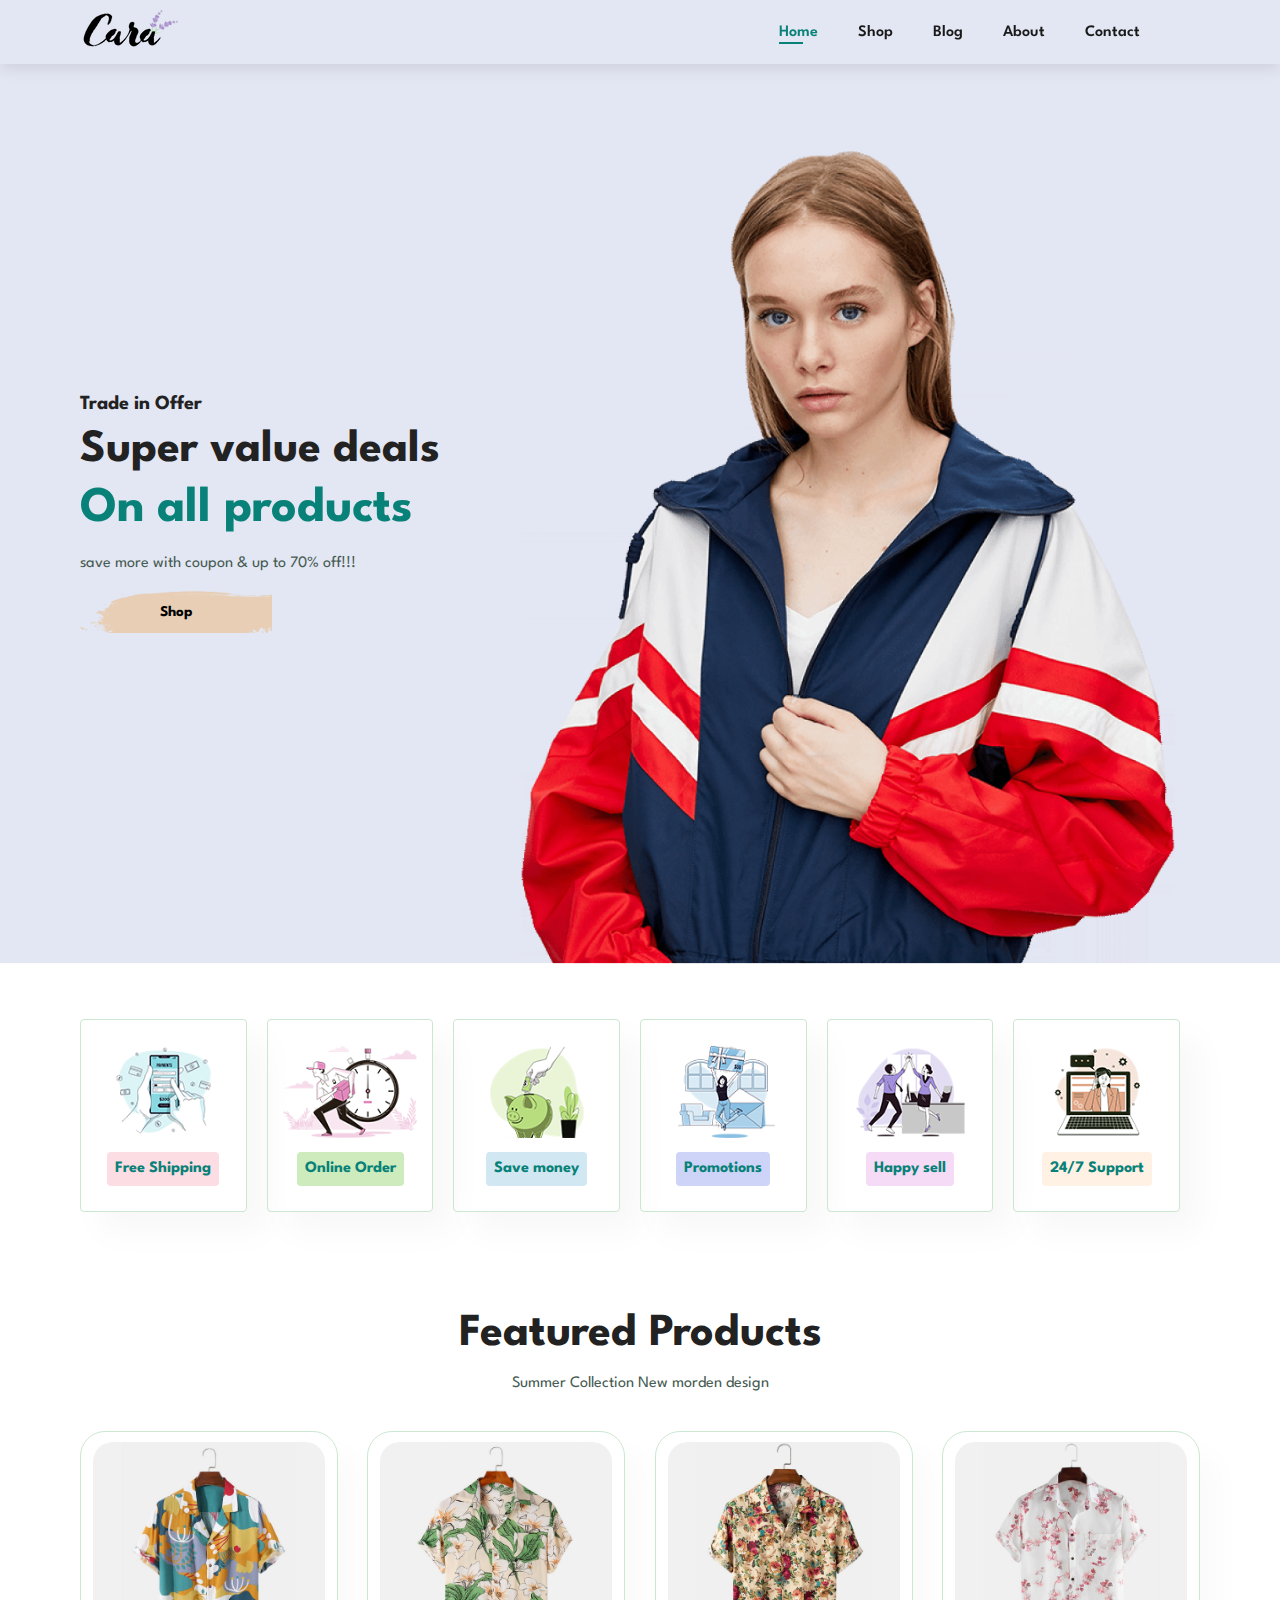
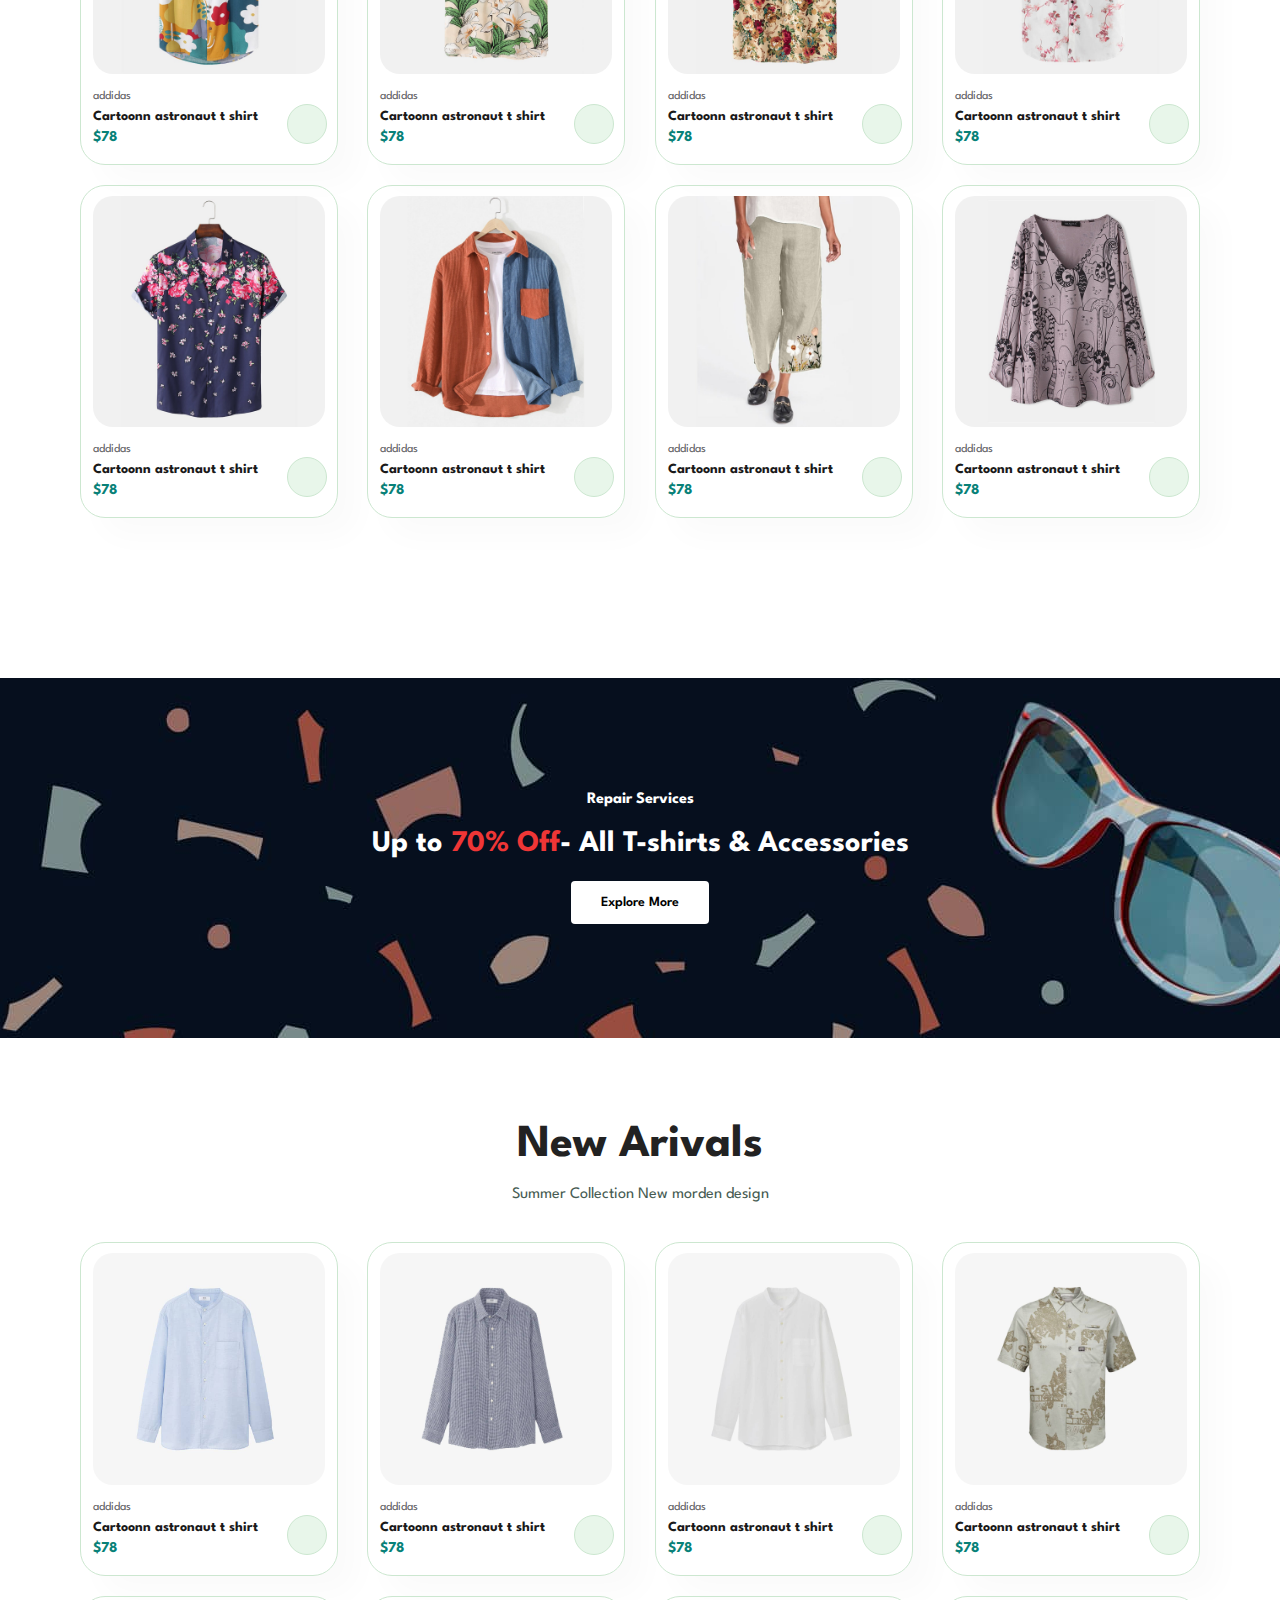
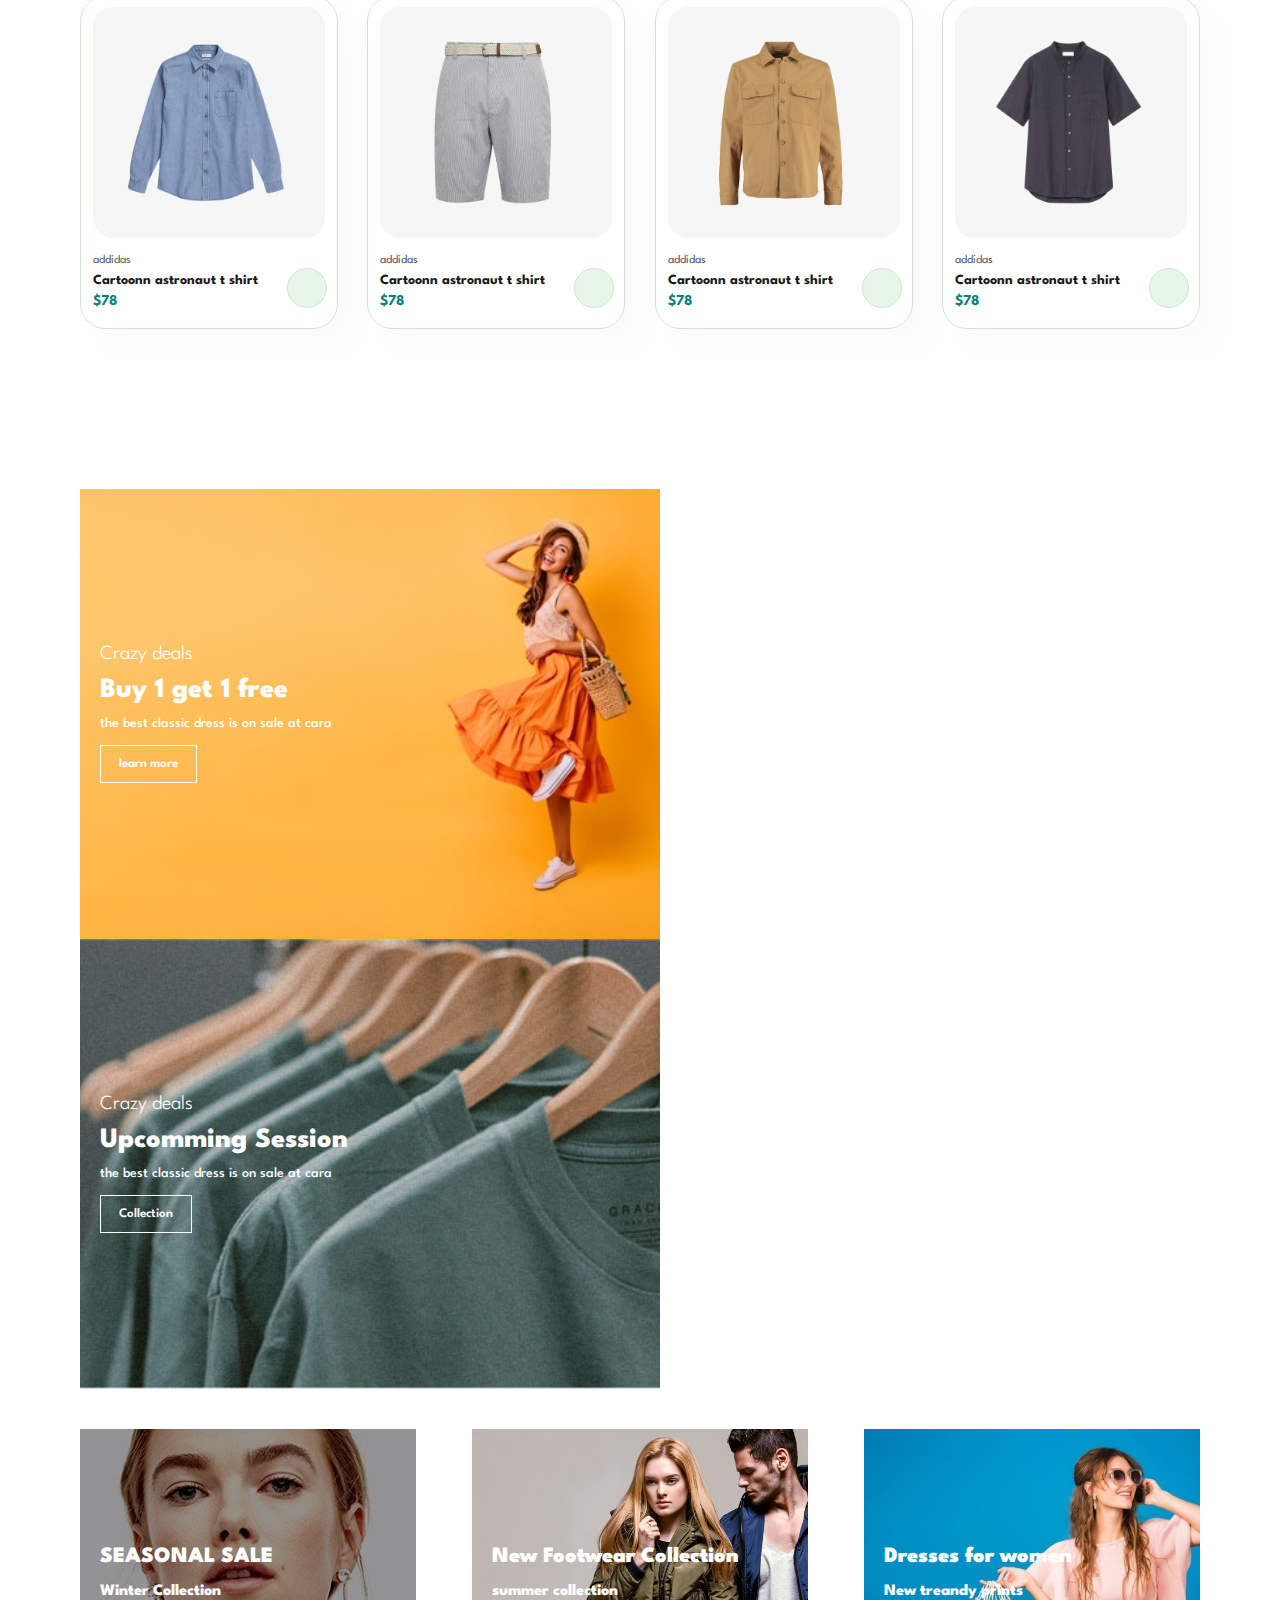
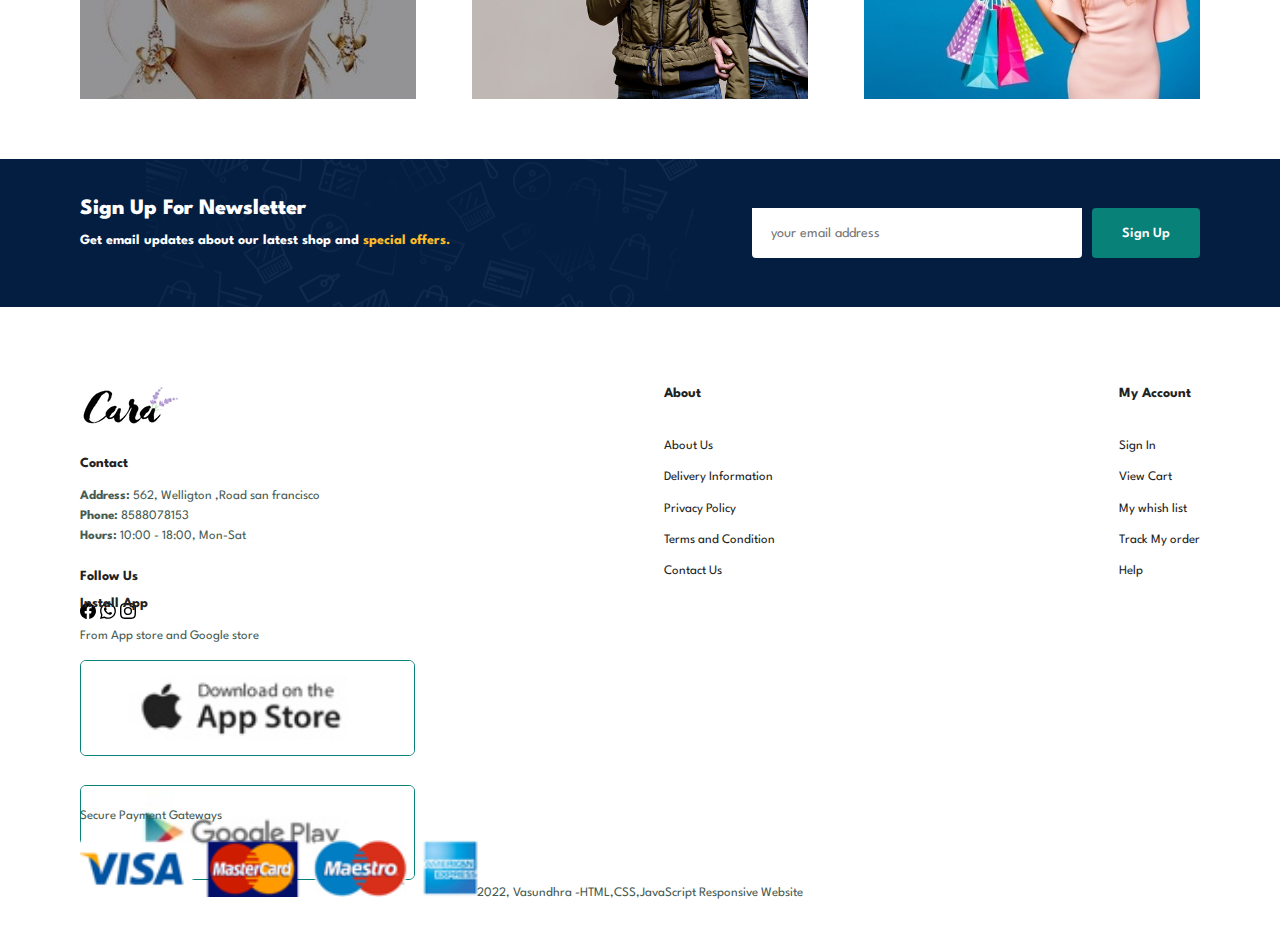
<file: index.html>
<!DOCTYPE html>
<html lang="en">

<head>
    <meta charset="UTF-8">
    <meta http-equiv="X-UA-Compatible" content="IE=edge">
    <meta name="viewport" content="width=device-width, initial-scale=1.0">
    <title>Shoply</title>
    <link rel="stylesheet" href="./style.css">
    <link rel="stylesheet" href="https://cdnjs.cloudflare.com/ajax/libs/font-awesome/6.1.1/css/all.min.css" integrity="sha512-KfkfwYDsLkIlwQp6LFnl8zNdLGxu9YAA1QvwINks4PhcElQSvqcyVLLD9aMhXd13uQjoXtEKNosOWaZqXgel0g==" crossorigin="anonymous" referrerpolicy="no-referrer" />
    <link rel="stylesheet" href="https://cdn.jsdelivr.net/npm/bootstrap@5.1.3/dist/css/bootstrap.min.css" integrity="sha384-1BmE4kWBq78iYhFldvKuhfTAU6auU8tT94WrHftjDbrCEXSU1oBoqyl2QvZ6jIW3" crossorigin="anonymous">
</head>

<body>
    <section id="header">
        <a href="#"><img src="./img/logo.png" class="logo" alt="logo"></a>
        <div>
            <ul id="navbar">
                <li><a class="active" href="./index.html">Home</a></li>
                <li><a href="./shop.html">Shop</a></li>
                <li><a href="./blog.html">Blog</a></li>
                <li><a href="./about.html">About</a></li>
                <li><a href="./contact.html">Contact</a></li>
                <li><a href="./cart.html"><i class="fa-solid fa-cart-shopping" id="lg-bag"></i></a></li>
                <a href="#" id="close1"><svg xmlns="http://www.w3.org/2000/svg" width="16" height="16" fill="currentColor" class="bi bi-x-lg" viewBox="0 0 16 16">
                    <path d="M2.146 2.854a.5.5 0 1 1 .708-.708L8 7.293l5.146-5.147a.5.5 0 0 1 .708.708L8.707 8l5.147 5.146a.5.5 0 0 1-.708.708L8 8.707l-5.146 5.147a.5.5 0 0 1-.708-.708L7.293 8 2.146 2.854Z"/>
                  </svg></a>
            </ul>
        </div>
        <div id="mobile">
            <a href="./cart.html"><i class="fa-solid fa-cart-shopping"></i></a>
            <i id="bar" class="fas fa-outdent"></i>
        </div>
    </section>

    <section id="hero">
        <h4>Trade in Offer</h4>
        <h2>Super value deals</h2>
        <h1>On all products</h1>
        <p>save more with coupon & up to 70% off!!!</p>
        <button>Shop</button>

    </section>

    <section id="feature" class="section-p1">
        <div class="fe-box">
            <img src="./img/features/f1.png" alt="">
            <h6>Free Shipping</h6>
        </div>
        <div class="fe-box">
            <img src="./img/features/f2.png" alt="">
            <h6>Online Order</h6>
        </div>
        <div class="fe-box">
            <img src="./img/features/f3.png" alt="">
            <h6>Save money</h6>
        </div>
        <div class="fe-box">
            <img src="./img/features/f4.png" alt="">
            <h6>Promotions</h6>
        </div>
        <div class="fe-box">
            <img src="./img/features/f5.png" alt="">
            <h6>Happy sell</h6>
        </div>
        <div class="fe-box">
            <img src="./img/features/f6.png" alt="">
            <h6>24/7 Support</h6>
        </div>
    </section>

    <section id="product1" class="section-p1">
        <h2>Featured Products</h2>
        <p>Summer Collection New morden design</p>
        <div class="pro-container">
            <div class="pro" onclick="window.location.href='product.html';">
                <img src="./img/products/f1.jpg" alt="p1">
                <div class="des">
                    <span>addidas</span>
                    <h5>Cartoonn astronaut t shirt</h5>
                    <div class="star">
                        <i class="fas fa-star"></i>
                        <i class="fas fa-star"></i>
                        <i class="fas fa-star"></i>
                        <i class="fas fa-star"></i>
                        <i class="fas fa-star"></i>
                    </div>
                    <h4>$78</h4>
                </div class="cart">
                <a href="#"><i class="fa fa-cart-shopping"></i></a>
            </div>
            <div class="pro">
                <img src="./img/products/f2.jpg" alt="p1">
                <div class="des">
                    <span>addidas</span>
                    <h5>Cartoonn astronaut t shirt</h5>
                    <div class="star">
                        <i class="fas fa-star"></i>
                        <i class="fas fa-star"></i>
                        <i class="fas fa-star"></i>
                        <i class="fas fa-star"></i>
                        <i class="fas fa-star"></i>
                    </div>
                    <h4>$78</h4>
                </div class="cart">
                <a href="#"><i class="fa fa-cart-shopping"></i></a>
            </div>
            <div class="pro">
                <img src="./img/products/f3.jpg" alt="p1">
                <div class="des">
                    <span>addidas</span>
                    <h5>Cartoonn astronaut t shirt</h5>
                    <div class="star">
                        <i class="fas fa-star"></i>
                        <i class="fas fa-star"></i>
                        <i class="fas fa-star"></i>
                        <i class="fas fa-star"></i>
                        <i class="fas fa-star"></i>
                    </div>
                    <h4>$78</h4>
                </div class="cart">
                <a href="#"><i class="fa fa-cart-shopping"></i></a>
            </div>
            <div class="pro">
                <img src="./img/products/f4.jpg" alt="p1">
                <div class="des">
                    <span>addidas</span>
                    <h5>Cartoonn astronaut t shirt</h5>
                    <div class="star">
                        <i class="fas fa-star"></i>
                        <i class="fas fa-star"></i>
                        <i class="fas fa-star"></i>
                        <i class="fas fa-star"></i>
                        <i class="fas fa-star"></i>
                    </div>
                    <h4>$78</h4>
                </div class="cart">
                <a href="#"><i class="fa fa-cart-shopping"></i></a>
            </div>
            <div class="pro">
                <img src="./img/products/f5.jpg" alt="p1">
                <div class="des">
                    <span>addidas</span>
                    <h5>Cartoonn astronaut t shirt</h5>
                    <div class="star">
                        <i class="fas fa-star"></i>
                        <i class="fas fa-star"></i>
                        <i class="fas fa-star"></i>
                        <i class="fas fa-star"></i>
                        <i class="fas fa-star"></i>
                    </div>
                    <h4>$78</h4>
                </div class="cart">
                <a href="#"><i class="fa fa-cart-shopping"></i></a>
            </div>
            <div class="pro">
                <img src="./img/products/f6.jpg" alt="p1">
                <div class="des">
                    <span>addidas</span>
                    <h5>Cartoonn astronaut t shirt</h5>
                    <div class="star">
                        <i class="fas fa-star"></i>
                        <i class="fas fa-star"></i>
                        <i class="fas fa-star"></i>
                        <i class="fas fa-star"></i>
                        <i class="fas fa-star"></i>
                    </div>
                    <h4>$78</h4>
                </div class="cart">
                <a href="#"><i class="fa fa-cart-shopping"></i></a>
            </div>
            <div class="pro">
                <img src="./img/products/f7.jpg" alt="p1">
                <div class="des">
                    <span>addidas</span>
                    <h5>Cartoonn astronaut t shirt</h5>
                    <div class="star">
                        <i class="fas fa-star"></i>
                        <i class="fas fa-star"></i>
                        <i class="fas fa-star"></i>
                        <i class="fas fa-star"></i>
                        <i class="fas fa-star"></i>
                    </div>
                    <h4>$78</h4>
                </div class="cart">
                <a href="#"><i class="fa fa-cart-shopping"></i></a>
            </div>
            <div class="pro">
                <img src="./img/products/f8.jpg" alt="p1">
                <div class="des">
                    <span>addidas</span>
                    <h5>Cartoonn astronaut t shirt</h5>
                    <div class="star">
                        <i class="fas fa-star"></i>
                        <i class="fas fa-star"></i>
                        <i class="fas fa-star"></i>
                        <i class="fas fa-star"></i>
                        <i class="fas fa-star"></i>
                    </div>
                    <h4>$78</h4>
                </div class="cart">
                <a href="#"><i class="fa fa-cart-shopping"></i></a>
            </div>

        </div>
    </section>

    <section id="banner" class="section-m1">
        <h4>Repair Services</h4>
        <h2>Up to <span>70% Off</span>- All T-shirts & Accessories</h2>
        <button class="normal">Explore More</button>
    </section>

    <section id="product1" class="section-p1">
        <h2>New Arivals</h2>
        <p>Summer Collection New morden design</p>
        <div class="pro-container">
            <div class="pro">
                <img src="./img/products/n1.jpg" alt="p1">
                <div class="des">
                    <span>addidas</span>
                    <h5>Cartoonn astronaut t shirt</h5>
                    <div class="star">
                        <i class="fas fa-star"></i>
                        <i class="fas fa-star"></i>
                        <i class="fas fa-star"></i>
                        <i class="fas fa-star"></i>
                        <i class="fas fa-star"></i>
                    </div>
                    <h4>$78</h4>
                </div class="cart">
                <a href="#"><i class="fa fa-cart-shopping"></i></a>
            </div>
            <div class="pro">
                <img src="./img/products/n2.jpg" alt="p1">
                <div class="des">
                    <span>addidas</span>
                    <h5>Cartoonn astronaut t shirt</h5>
                    <div class="star">
                        <i class="fas fa-star"></i>
                        <i class="fas fa-star"></i>
                        <i class="fas fa-star"></i>
                        <i class="fas fa-star"></i>
                        <i class="fas fa-star"></i>
                    </div>
                    <h4>$78</h4>
                </div class="cart">
                <a href="#"><i class="fa fa-cart-shopping"></i></a>
            </div>
            <div class="pro">
                <img src="./img/products/n3.jpg" alt="p1">
                <div class="des">
                    <span>addidas</span>
                    <h5>Cartoonn astronaut t shirt</h5>
                    <div class="star">
                        <i class="fas fa-star"></i>
                        <i class="fas fa-star"></i>
                        <i class="fas fa-star"></i>
                        <i class="fas fa-star"></i>
                        <i class="fas fa-star"></i>
                    </div>
                    <h4>$78</h4>
                </div class="cart">
                <a href="#"><i class="fa fa-cart-shopping"></i></a>
            </div>
            <div class="pro">
                <img src="./img/products/n4.jpg" alt="p1">
                <div class="des">
                    <span>addidas</span>
                    <h5>Cartoonn astronaut t shirt</h5>
                    <div class="star">
                        <i class="fas fa-star"></i>
                        <i class="fas fa-star"></i>
                        <i class="fas fa-star"></i>
                        <i class="fas fa-star"></i>
                        <i class="fas fa-star"></i>
                    </div>
                    <h4>$78</h4>
                </div class="cart">
                <a href="#"><i class="fa fa-cart-shopping"></i></a>
            </div>
            <div class="pro">
                <img src="./img/products/n5.jpg" alt="p1">
                <div class="des">
                    <span>addidas</span>
                    <h5>Cartoonn astronaut t shirt</h5>
                    <div class="star">
                        <i class="fas fa-star"></i>
                        <i class="fas fa-star"></i>
                        <i class="fas fa-star"></i>
                        <i class="fas fa-star"></i>
                        <i class="fas fa-star"></i>
                    </div>
                    <h4>$78</h4>
                </div class="cart">
                <a href="#"><i class="fa fa-cart-shopping"></i></a>
            </div>
            <div class="pro">
                <img src="./img/products/n6.jpg" alt="p1">
                <div class="des">
                    <span>addidas</span>
                    <h5>Cartoonn astronaut t shirt</h5>
                    <div class="star">
                        <i class="fas fa-star"></i>
                        <i class="fas fa-star"></i>
                        <i class="fas fa-star"></i>
                        <i class="fas fa-star"></i>
                        <i class="fas fa-star"></i>
                    </div>
                    <h4>$78</h4>
                </div class="cart">
                <a href="#"><i class="fa fa-cart-shopping"></i></a>
            </div>
            <div class="pro">
                <img src="./img/products/n7.jpg" alt="p1">
                <div class="des">
                    <span>addidas</span>
                    <h5>Cartoonn astronaut t shirt</h5>
                    <div class="star">
                        <i class="fas fa-star"></i>
                        <i class="fas fa-star"></i>
                        <i class="fas fa-star"></i>
                        <i class="fas fa-star"></i>
                        <i class="fas fa-star"></i>
                    </div>
                    <h4>$78</h4>
                </div class="cart">
                <a href="#"><i class="fa fa-cart-shopping"></i></a>
            </div>
            <div class="pro">
                <img src="./img/products/n8.jpg" alt="p1">
                <div class="des">
                    <span>addidas</span>
                    <h5>Cartoonn astronaut t shirt</h5>
                    <div class="star">
                        <i class="fas fa-star"></i>
                        <i class="fas fa-star"></i>
                        <i class="fas fa-star"></i>
                        <i class="fas fa-star"></i>
                        <i class="fas fa-star"></i>
                    </div>
                    <h4>$78</h4>
                </div class="cart">
                <a href="#"><i class="fa fa-cart-shopping"></i></a>
            </div>

        </div>
    </section>

    <section id="sm-banner" class="section-p1">
        <div class="banner-box">
            <h4>Crazy deals</h4>
            <h2>Buy 1 get 1 free</h2>
            <span>the best classic dress is on sale at cara</span>
            <button class="normal2">learn more</button>
        </div>
        <div class="banner-box banner-box2">
            <h4>Crazy deals</h4>
            <h2>Upcomming Session</h2>
            <span>the best classic dress is on sale at cara</span>
            <button class="normal2">Collection</button>
        </div>
    </section>

    <section id="banner3" class="section-p1">
        <div class="banner-box">
            <h2>SEASONAL SALE</h2>
            <span>Winter Collection</span>
        </div>
        <div class="banner-box banner-box3">
            <h2>New Footwear Collection </h2>
            <span>summer collection</span>
        </div>
        <div class="banner-box banner-box4">
            <h2>Dresses for women</h2>
            <span>New treandy prints</span>
        </div>
    </section>

    <section id="newsletter" class="section-p1 section-m1">
        <div class="newtext">
            <h4>Sign Up For Newsletter</h4>
            <p>Get email updates about our latest shop and <span>special offers.</span></p>
        </div>
        <div class="form">
            <input type="text" placeholder="your email address">
            <button class="normal">Sign Up</button>
        </div>
    </section>

    <footer class="section-p1">
        <div class="col">
            <img src="./img/logo.png" alt="logo" class="logo">
            <h4>Contact</h4>
            <p><strong>Address:</strong> 562, Welligton ,Road san francisco</p>
            <p><strong>Phone:</strong> 8588078153</p>
            <p><strong>Hours:</strong> 10:00 - 18:00, Mon-Sat</p>
            <div class="follow">
                <h4>Follow Us</h4>
                <div class="icon">
                    <svg xmlns="http://www.w3.org/2000/svg" width="16" height="16" fill="currentColor" class="bi bi-facebook" viewBox="0 0 16 16">
                        <path d="M16 8.049c0-4.446-3.582-8.05-8-8.05C3.58 0-.002 3.603-.002 8.05c0 4.017 2.926 7.347 6.75 7.951v-5.625h-2.03V8.05H6.75V6.275c0-2.017 1.195-3.131 3.022-3.131.876 0 1.791.157 1.791.157v1.98h-1.009c-.993 0-1.303.621-1.303 1.258v1.51h2.218l-.354 2.326H9.25V16c3.824-.604 6.75-3.934 6.75-7.951z"/>
                      </svg>
                      <svg xmlns="http://www.w3.org/2000/svg" width="16" height="16" fill="currentColor" class="bi bi-whatsapp" viewBox="0 0 16 16">
                        <path d="M13.601 2.326A7.854 7.854 0 0 0 7.994 0C3.627 0 .068 3.558.064 7.926c0 1.399.366 2.76 1.057 3.965L0 16l4.204-1.102a7.933 7.933 0 0 0 3.79.965h.004c4.368 0 7.926-3.558 7.93-7.93A7.898 7.898 0 0 0 13.6 2.326zM7.994 14.521a6.573 6.573 0 0 1-3.356-.92l-.24-.144-2.494.654.666-2.433-.156-.251a6.56 6.56 0 0 1-1.007-3.505c0-3.626 2.957-6.584 6.591-6.584a6.56 6.56 0 0 1 4.66 1.931 6.557 6.557 0 0 1 1.928 4.66c-.004 3.639-2.961 6.592-6.592 6.592zm3.615-4.934c-.197-.099-1.17-.578-1.353-.646-.182-.065-.315-.099-.445.099-.133.197-.513.646-.627.775-.114.133-.232.148-.43.05-.197-.1-.836-.308-1.592-.985-.59-.525-.985-1.175-1.103-1.372-.114-.198-.011-.304.088-.403.087-.088.197-.232.296-.346.1-.114.133-.198.198-.33.065-.134.034-.248-.015-.347-.05-.099-.445-1.076-.612-1.47-.16-.389-.323-.335-.445-.34-.114-.007-.247-.007-.38-.007a.729.729 0 0 0-.529.247c-.182.198-.691.677-.691 1.654 0 .977.71 1.916.81 2.049.098.133 1.394 2.132 3.383 2.992.47.205.84.326 1.129.418.475.152.904.129 1.246.08.38-.058 1.171-.48 1.338-.943.164-.464.164-.86.114-.943-.049-.084-.182-.133-.38-.232z"/>
                      </svg>
                      <svg xmlns="http://www.w3.org/2000/svg" width="16" height="16" fill="currentColor" class="bi bi-instagram" viewBox="0 0 16 16">
                        <path d="M8 0C5.829 0 5.556.01 4.703.048 3.85.088 3.269.222 2.76.42a3.917 3.917 0 0 0-1.417.923A3.927 3.927 0 0 0 .42 2.76C.222 3.268.087 3.85.048 4.7.01 5.555 0 5.827 0 8.001c0 2.172.01 2.444.048 3.297.04.852.174 1.433.372 1.942.205.526.478.972.923 1.417.444.445.89.719 1.416.923.51.198 1.09.333 1.942.372C5.555 15.99 5.827 16 8 16s2.444-.01 3.298-.048c.851-.04 1.434-.174 1.943-.372a3.916 3.916 0 0 0 1.416-.923c.445-.445.718-.891.923-1.417.197-.509.332-1.09.372-1.942C15.99 10.445 16 10.173 16 8s-.01-2.445-.048-3.299c-.04-.851-.175-1.433-.372-1.941a3.926 3.926 0 0 0-.923-1.417A3.911 3.911 0 0 0 13.24.42c-.51-.198-1.092-.333-1.943-.372C10.443.01 10.172 0 7.998 0h.003zm-.717 1.442h.718c2.136 0 2.389.007 3.232.046.78.035 1.204.166 1.486.275.373.145.64.319.92.599.28.28.453.546.598.92.11.281.24.705.275 1.485.039.843.047 1.096.047 3.231s-.008 2.389-.047 3.232c-.035.78-.166 1.203-.275 1.485a2.47 2.47 0 0 1-.599.919c-.28.28-.546.453-.92.598-.28.11-.704.24-1.485.276-.843.038-1.096.047-3.232.047s-2.39-.009-3.233-.047c-.78-.036-1.203-.166-1.485-.276a2.478 2.478 0 0 1-.92-.598 2.48 2.48 0 0 1-.6-.92c-.109-.281-.24-.705-.275-1.485-.038-.843-.046-1.096-.046-3.233 0-2.136.008-2.388.046-3.231.036-.78.166-1.204.276-1.486.145-.373.319-.64.599-.92.28-.28.546-.453.92-.598.282-.11.705-.24 1.485-.276.738-.034 1.024-.044 2.515-.045v.002zm4.988 1.328a.96.96 0 1 0 0 1.92.96.96 0 0 0 0-1.92zm-4.27 1.122a4.109 4.109 0 1 0 0 8.217 4.109 4.109 0 0 0 0-8.217zm0 1.441a2.667 2.667 0 1 1 0 5.334 2.667 2.667 0 0 1 0-5.334z"/>
                      </svg>
                </div>
            </div>
        </div>
        <div class="col">
            <h4>About</h4>
            <a href="#">About Us</a>
            <a href="#">Delivery Information</a>
            <a href="#">Privacy Policy</a>
            <a href="#">Terms and Condition</a>
            <a href="#">Contact Us</a>
        </div>
        <div class="col">
            <h4>My Account</h4>
            <a href="#">Sign In</a>
            <a href="#">View Cart</a>
            <a href="#">My whish list</a>
            <a href="#">Track My order</a>
            <a href="#">Help</a>
        </div>
        <div class="col install">
            <h4>Install App</h4>
            <p>From App store and Google store</p>
            <div class="row">
                <img src="./img/pay/app.jpg" alt="">
                <img src="./img/pay/play.jpg" alt="">
            </div>
            <p>Secure Payment Gateways</p>
            <img src="./img/pay/pay.png" alt="">
        </div>
        <div class="copyright">
            <p>2022, Vasundhra -HTML,CSS,JavaScript Responsive Website</p>
        </div>
    </footer>


    <script src="./script.js"></script>
</body>

</html>
</file>
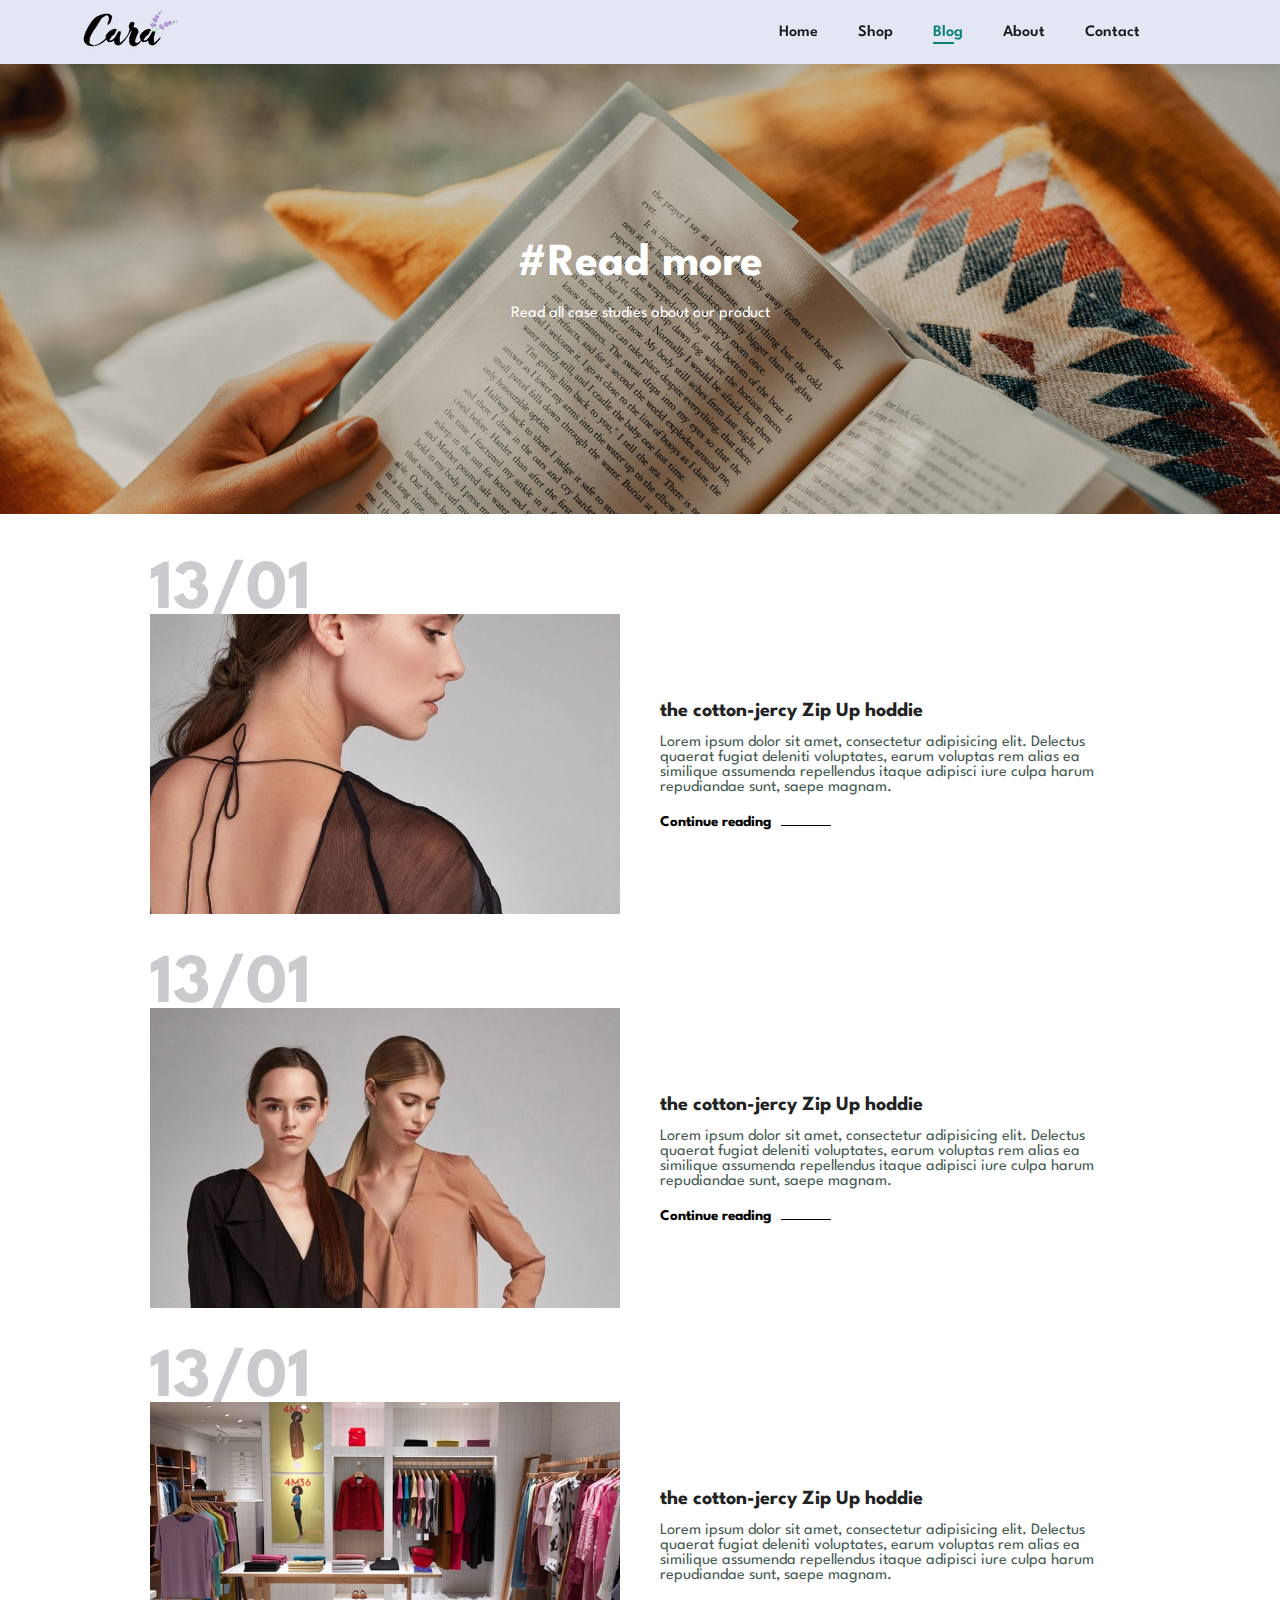
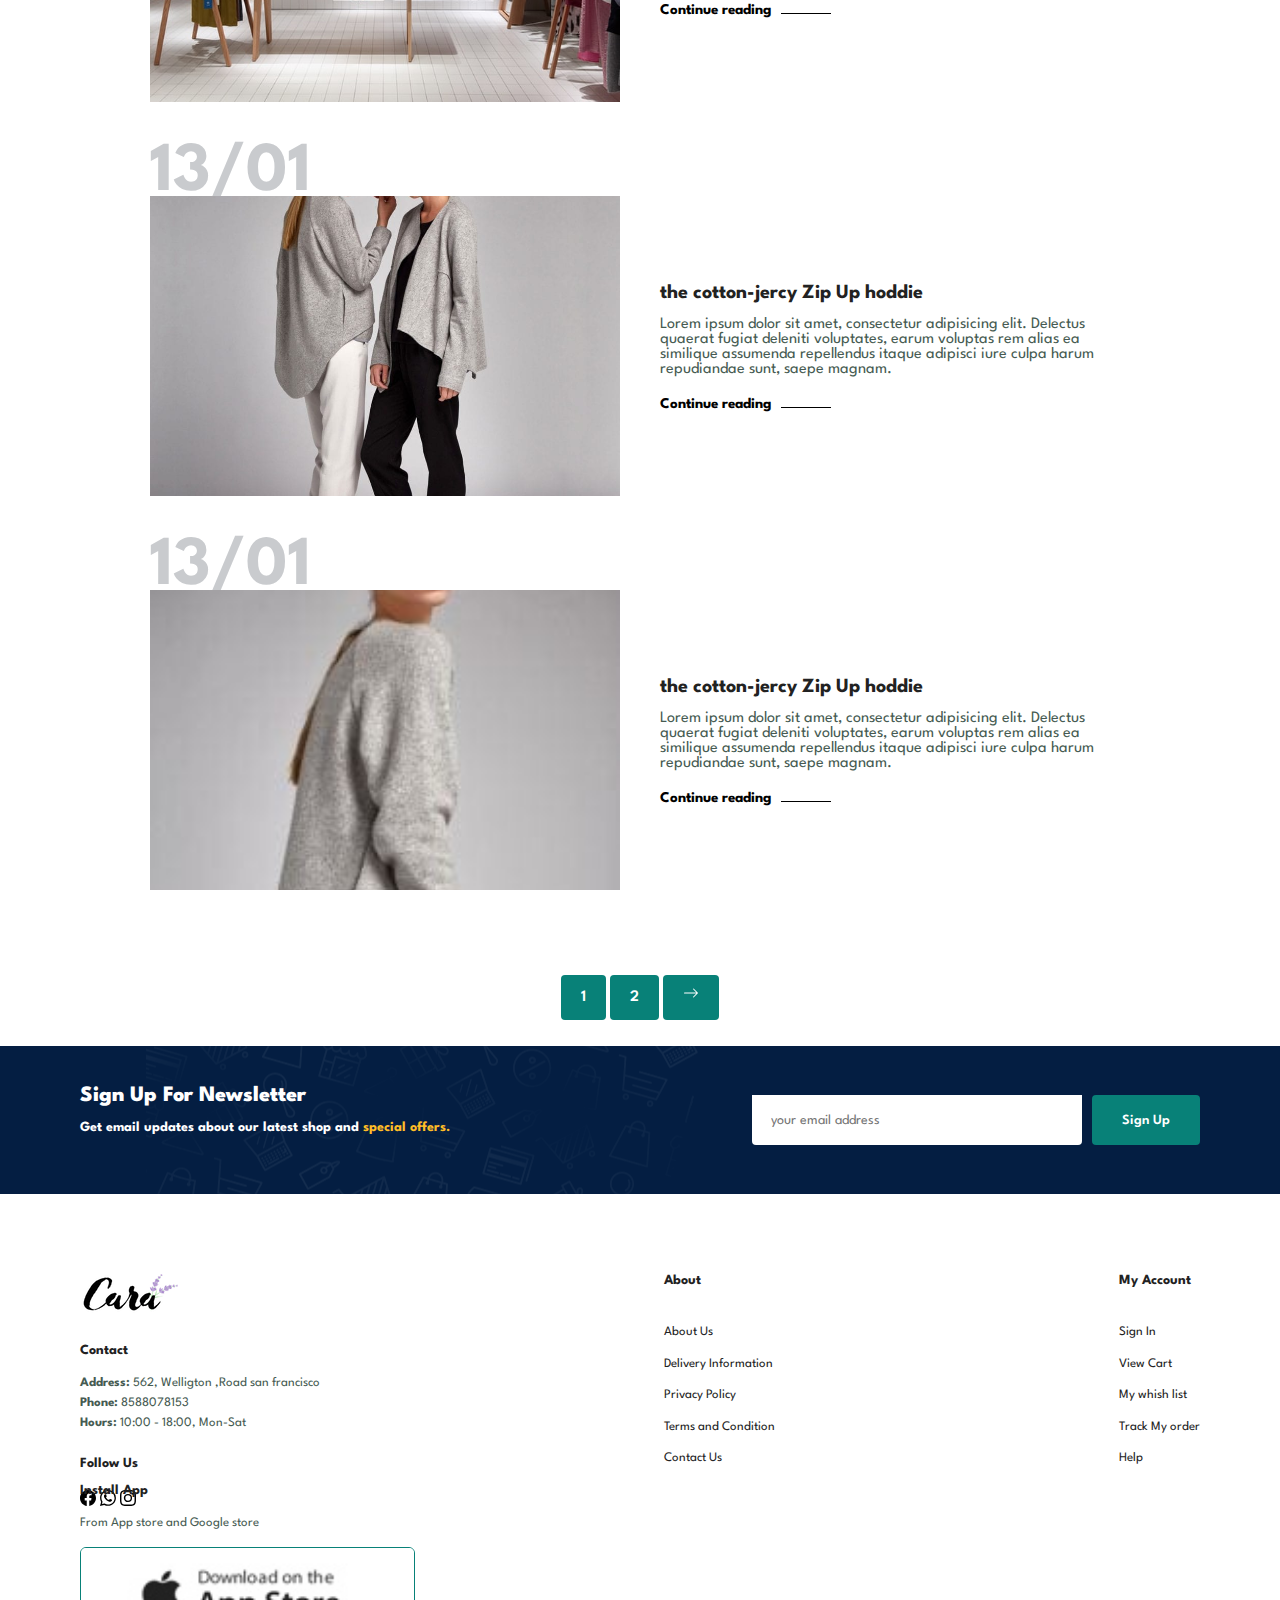
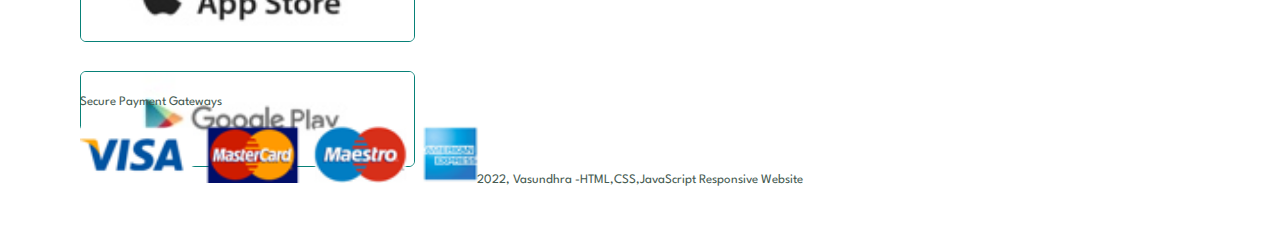
<file: blog.html>
<!DOCTYPE html>
<html lang="en">

<head>
    <meta charset="UTF-8">
    <meta http-equiv="X-UA-Compatible" content="IE=edge">
    <meta name="viewport" content="width=device-width, initial-scale=1.0">
    <title>Shoply</title>
    <link rel="stylesheet" href="./style.css">
    <link rel="stylesheet" href="https://cdnjs.cloudflare.com/ajax/libs/font-awesome/6.1.1/css/all.min.css" integrity="sha512-KfkfwYDsLkIlwQp6LFnl8zNdLGxu9YAA1QvwINks4PhcElQSvqcyVLLD9aMhXd13uQjoXtEKNosOWaZqXgel0g==" crossorigin="anonymous" referrerpolicy="no-referrer" />
    <link rel="stylesheet" href="https://cdn.jsdelivr.net/npm/bootstrap@5.1.3/dist/css/bootstrap.min.css" integrity="sha384-1BmE4kWBq78iYhFldvKuhfTAU6auU8tT94WrHftjDbrCEXSU1oBoqyl2QvZ6jIW3" crossorigin="anonymous">
</head>

<body>
    <section id="header">
        <a href="#"><img src="./img/logo.png" class="logo" alt="logo"></a>
        <div>
            <ul id="navbar">
                <li><a href="./index.html">Home</a></li>
                <li><a href="./shop.html">Shop</a></li>
                <li><a class="active" href="./blog.html">Blog</a></li>
                <li><a href="./about.html">About</a></li>
                <li><a href="./contact.html">Contact</a></li>
                <li><a href="./cart.html"><i class="fa-solid fa-cart-shopping" id="lg-bag"></i></a></li>
                <a href="#" id="close1"><svg xmlns="http://www.w3.org/2000/svg" width="16" height="16" fill="currentColor" class="bi bi-x-lg" viewBox="0 0 16 16">
                    <path d="M2.146 2.854a.5.5 0 1 1 .708-.708L8 7.293l5.146-5.147a.5.5 0 0 1 .708.708L8.707 8l5.147 5.146a.5.5 0 0 1-.708.708L8 8.707l-5.146 5.147a.5.5 0 0 1-.708-.708L7.293 8 2.146 2.854Z"/>
                  </svg></a>
            </ul>
        </div>
        <div id="mobile">
            <a href="./cart.html"><i class="fa-solid fa-cart-shopping"></i></a>
            <i id="bar" class="fas fa-outdent"></i>
        </div>
    </section>

    <section id="page-header" class="blog-header">
        <h2>#Read more</h2>
        <p>Read all case studies about our product</p>
    </section>

    <section id="blog">
        <div class="blog-box">
            <div class="blog-img">
                <img src="./img/blog/b1.jpg" alt="">
            </div>
            <div class="blog-details">
                <h4>the cotton-jercy Zip Up hoddie</h4>
                <p>Lorem ipsum dolor sit amet, consectetur adipisicing elit. Delectus quaerat fugiat deleniti voluptates, earum voluptas rem alias ea similique assumenda repellendus itaque adipisci iure culpa harum repudiandae sunt, saepe magnam.</p>
                <a href="#">Continue reading</a>
            </div>
            <h2>13/01</h2>
        </div>
        <div class="blog-box">
            <div class="blog-img">
                <img src="./img/blog/b2.jpg" alt="">
            </div>
            <div class="blog-details">
                <h4>the cotton-jercy Zip Up hoddie</h4>
                <p>Lorem ipsum dolor sit amet, consectetur adipisicing elit. Delectus quaerat fugiat deleniti voluptates, earum voluptas rem alias ea similique assumenda repellendus itaque adipisci iure culpa harum repudiandae sunt, saepe magnam.</p>
                <a href="#">Continue reading</a>
            </div>
            <h2>13/01</h2>
        </div>
        <div class="blog-box">
            <div class="blog-img">
                <img src="./img/blog/b3.jpg" alt="">
            </div>
            <div class="blog-details">
                <h4>the cotton-jercy Zip Up hoddie</h4>
                <p>Lorem ipsum dolor sit amet, consectetur adipisicing elit. Delectus quaerat fugiat deleniti voluptates, earum voluptas rem alias ea similique assumenda repellendus itaque adipisci iure culpa harum repudiandae sunt, saepe magnam.</p>
                <a href="#">Continue reading</a>
            </div>
            <h2>13/01</h2>
        </div>
        <div class="blog-box">
            <div class="blog-img">
                <img src="./img/blog/b4.jpg" alt="">
            </div>
            <div class="blog-details">
                <h4>the cotton-jercy Zip Up hoddie</h4>
                <p>Lorem ipsum dolor sit amet, consectetur adipisicing elit. Delectus quaerat fugiat deleniti voluptates, earum voluptas rem alias ea similique assumenda repellendus itaque adipisci iure culpa harum repudiandae sunt, saepe magnam.</p>
                <a href="#">Continue reading</a>
            </div>
            <h2>13/01</h2>
        </div>
        <div class="blog-box">
            <div class="blog-img">
                <img src="./img/blog/b5.jpg" alt="">
            </div>
            <div class="blog-details">
                <h4>the cotton-jercy Zip Up hoddie</h4>
                <p>Lorem ipsum dolor sit amet, consectetur adipisicing elit. Delectus quaerat fugiat deleniti voluptates, earum voluptas rem alias ea similique assumenda repellendus itaque adipisci iure culpa harum repudiandae sunt, saepe magnam.</p>
                <a href="#">Continue reading</a>
            </div>
            <h2>13/01</h2>
        </div>
    </section>

    <section id="pagination">
        <a href="#">1</a>
        <a href="#">2</a>
        <a href="#"><i><svg xmlns="http://www.w3.org/2000/svg" width="16" height="16" fill="currentColor" class="bi bi-arrow-right" viewBox="0 0 16 16">
            <path fill-rule="evenodd" d="M1 8a.5.5 0 0 1 .5-.5h11.793l-3.147-3.146a.5.5 0 0 1 .708-.708l4 4a.5.5 0 0 1 0 .708l-4 4a.5.5 0 0 1-.708-.708L13.293 8.5H1.5A.5.5 0 0 1 1 8z"/>
          </svg></i></a>
    </section>

    <section id="newsletter" class="section-p1 section-m1">
        <div class="newtext">
            <h4>Sign Up For Newsletter</h4>
            <p>Get email updates about our latest shop and <span>special offers.</span></p>
        </div>
        <div class="form">
            <input type="text" placeholder="your email address">
            <button class="normal">Sign Up</button>
        </div>
    </section>

    <footer class="section-p1">
        <div class="col">
            <img src="./img/logo.png" alt="logo" class="logo">
            <h4>Contact</h4>
            <p><strong>Address:</strong> 562, Welligton ,Road san francisco</p>
            <p><strong>Phone:</strong> 8588078153</p>
            <p><strong>Hours:</strong> 10:00 - 18:00, Mon-Sat</p>
            <div class="follow">
                <h4>Follow Us</h4>
                <div class="icon">
                    <svg xmlns="http://www.w3.org/2000/svg" width="16" height="16" fill="currentColor" class="bi bi-facebook" viewBox="0 0 16 16">
                        <path d="M16 8.049c0-4.446-3.582-8.05-8-8.05C3.58 0-.002 3.603-.002 8.05c0 4.017 2.926 7.347 6.75 7.951v-5.625h-2.03V8.05H6.75V6.275c0-2.017 1.195-3.131 3.022-3.131.876 0 1.791.157 1.791.157v1.98h-1.009c-.993 0-1.303.621-1.303 1.258v1.51h2.218l-.354 2.326H9.25V16c3.824-.604 6.75-3.934 6.75-7.951z"/>
                      </svg>
                      <svg xmlns="http://www.w3.org/2000/svg" width="16" height="16" fill="currentColor" class="bi bi-whatsapp" viewBox="0 0 16 16">
                        <path d="M13.601 2.326A7.854 7.854 0 0 0 7.994 0C3.627 0 .068 3.558.064 7.926c0 1.399.366 2.76 1.057 3.965L0 16l4.204-1.102a7.933 7.933 0 0 0 3.79.965h.004c4.368 0 7.926-3.558 7.93-7.93A7.898 7.898 0 0 0 13.6 2.326zM7.994 14.521a6.573 6.573 0 0 1-3.356-.92l-.24-.144-2.494.654.666-2.433-.156-.251a6.56 6.56 0 0 1-1.007-3.505c0-3.626 2.957-6.584 6.591-6.584a6.56 6.56 0 0 1 4.66 1.931 6.557 6.557 0 0 1 1.928 4.66c-.004 3.639-2.961 6.592-6.592 6.592zm3.615-4.934c-.197-.099-1.17-.578-1.353-.646-.182-.065-.315-.099-.445.099-.133.197-.513.646-.627.775-.114.133-.232.148-.43.05-.197-.1-.836-.308-1.592-.985-.59-.525-.985-1.175-1.103-1.372-.114-.198-.011-.304.088-.403.087-.088.197-.232.296-.346.1-.114.133-.198.198-.33.065-.134.034-.248-.015-.347-.05-.099-.445-1.076-.612-1.47-.16-.389-.323-.335-.445-.34-.114-.007-.247-.007-.38-.007a.729.729 0 0 0-.529.247c-.182.198-.691.677-.691 1.654 0 .977.71 1.916.81 2.049.098.133 1.394 2.132 3.383 2.992.47.205.84.326 1.129.418.475.152.904.129 1.246.08.38-.058 1.171-.48 1.338-.943.164-.464.164-.86.114-.943-.049-.084-.182-.133-.38-.232z"/>
                      </svg>
                      <svg xmlns="http://www.w3.org/2000/svg" width="16" height="16" fill="currentColor" class="bi bi-instagram" viewBox="0 0 16 16">
                        <path d="M8 0C5.829 0 5.556.01 4.703.048 3.85.088 3.269.222 2.76.42a3.917 3.917 0 0 0-1.417.923A3.927 3.927 0 0 0 .42 2.76C.222 3.268.087 3.85.048 4.7.01 5.555 0 5.827 0 8.001c0 2.172.01 2.444.048 3.297.04.852.174 1.433.372 1.942.205.526.478.972.923 1.417.444.445.89.719 1.416.923.51.198 1.09.333 1.942.372C5.555 15.99 5.827 16 8 16s2.444-.01 3.298-.048c.851-.04 1.434-.174 1.943-.372a3.916 3.916 0 0 0 1.416-.923c.445-.445.718-.891.923-1.417.197-.509.332-1.09.372-1.942C15.99 10.445 16 10.173 16 8s-.01-2.445-.048-3.299c-.04-.851-.175-1.433-.372-1.941a3.926 3.926 0 0 0-.923-1.417A3.911 3.911 0 0 0 13.24.42c-.51-.198-1.092-.333-1.943-.372C10.443.01 10.172 0 7.998 0h.003zm-.717 1.442h.718c2.136 0 2.389.007 3.232.046.78.035 1.204.166 1.486.275.373.145.64.319.92.599.28.28.453.546.598.92.11.281.24.705.275 1.485.039.843.047 1.096.047 3.231s-.008 2.389-.047 3.232c-.035.78-.166 1.203-.275 1.485a2.47 2.47 0 0 1-.599.919c-.28.28-.546.453-.92.598-.28.11-.704.24-1.485.276-.843.038-1.096.047-3.232.047s-2.39-.009-3.233-.047c-.78-.036-1.203-.166-1.485-.276a2.478 2.478 0 0 1-.92-.598 2.48 2.48 0 0 1-.6-.92c-.109-.281-.24-.705-.275-1.485-.038-.843-.046-1.096-.046-3.233 0-2.136.008-2.388.046-3.231.036-.78.166-1.204.276-1.486.145-.373.319-.64.599-.92.28-.28.546-.453.92-.598.282-.11.705-.24 1.485-.276.738-.034 1.024-.044 2.515-.045v.002zm4.988 1.328a.96.96 0 1 0 0 1.92.96.96 0 0 0 0-1.92zm-4.27 1.122a4.109 4.109 0 1 0 0 8.217 4.109 4.109 0 0 0 0-8.217zm0 1.441a2.667 2.667 0 1 1 0 5.334 2.667 2.667 0 0 1 0-5.334z"/>
                      </svg>
                </div>
            </div>
        </div>
        <div class="col">
            <h4>About</h4>
            <a href="#">About Us</a>
            <a href="#">Delivery Information</a>
            <a href="#">Privacy Policy</a>
            <a href="#">Terms and Condition</a>
            <a href="#">Contact Us</a>
        </div>
        <div class="col">
            <h4>My Account</h4>
            <a href="#">Sign In</a>
            <a href="#">View Cart</a>
            <a href="#">My whish list</a>
            <a href="#">Track My order</a>
            <a href="#">Help</a>
        </div>
        <div class="col install">
            <h4>Install App</h4>
            <p>From App store and Google store</p>
            <div class="row">
                <img src="./img/pay/app.jpg" alt="">
                <img src="./img/pay/play.jpg" alt="">
            </div>
            <p>Secure Payment Gateways</p>
            <img src="./img/pay/pay.png" alt="">
        </div>
        <div class="copyright">
            <p>2022, Vasundhra -HTML,CSS,JavaScript Responsive Website</p>
        </div>
    </footer>


    <script src="./script.js"></script>
</body>

</html>
</file>
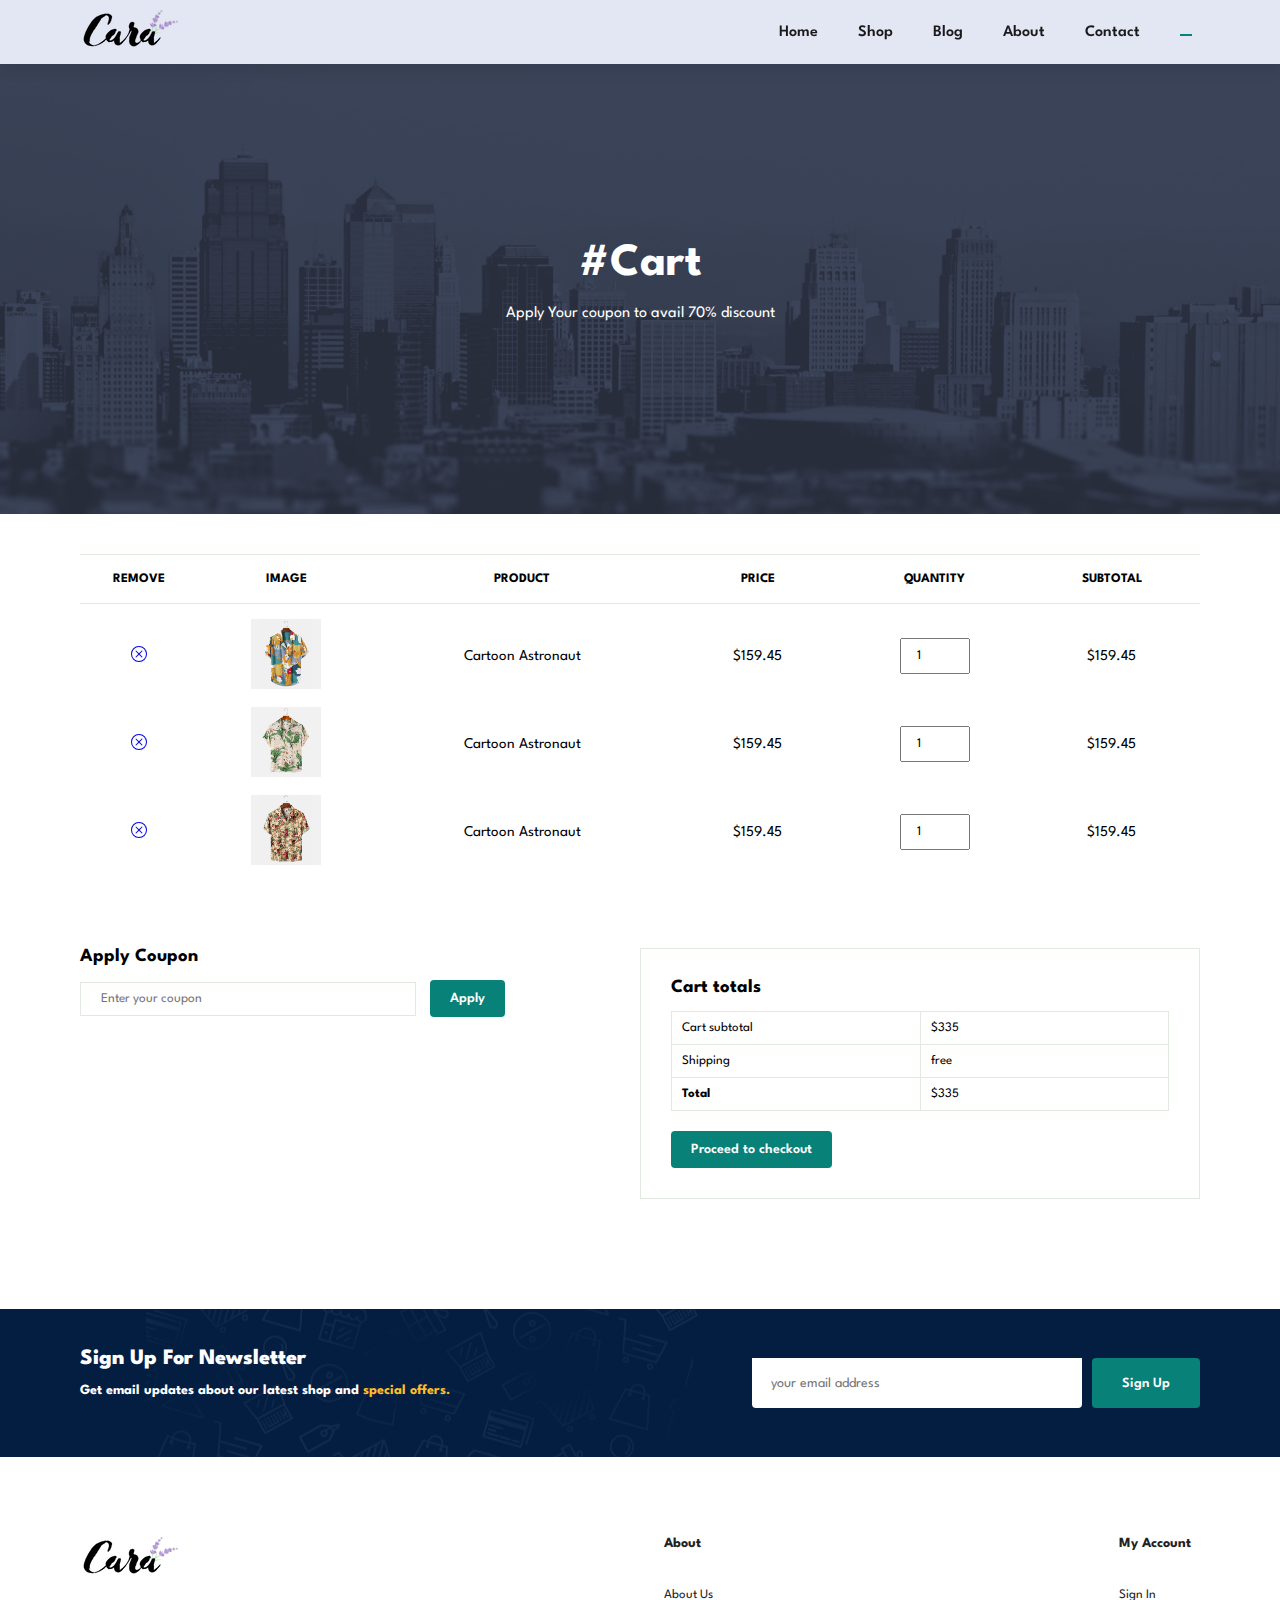
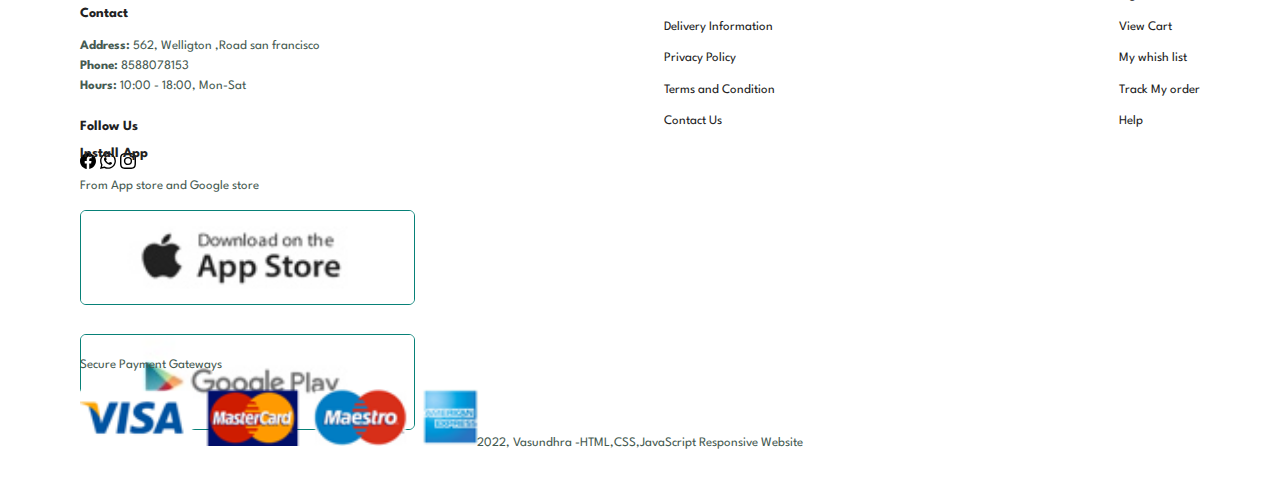
<file: cart.html>
<!DOCTYPE html>
<html lang="en">

<head>
    <meta charset="UTF-8">
    <meta http-equiv="X-UA-Compatible" content="IE=edge">
    <meta name="viewport" content="width=device-width, initial-scale=1.0">
    <title>Shoply</title>
    <link rel="stylesheet" href="./style.css">
    <link rel="stylesheet" href="https://cdnjs.cloudflare.com/ajax/libs/font-awesome/6.1.1/css/all.min.css"
        integrity="sha512-KfkfwYDsLkIlwQp6LFnl8zNdLGxu9YAA1QvwINks4PhcElQSvqcyVLLD9aMhXd13uQjoXtEKNosOWaZqXgel0g=="
        crossorigin="anonymous" referrerpolicy="no-referrer" />
    <link rel="stylesheet" href="https://cdn.jsdelivr.net/npm/bootstrap@5.1.3/dist/css/bootstrap.min.css"
        integrity="sha384-1BmE4kWBq78iYhFldvKuhfTAU6auU8tT94WrHftjDbrCEXSU1oBoqyl2QvZ6jIW3" crossorigin="anonymous">
</head>

<body>
    <section id="header">
        <a href="#"><img src="./img/logo.png" class="logo" alt="logo"></a>
        <div>
            <ul id="navbar">
                <li><a href="./index.html">Home</a></li>
                <li><a href="./shop.html">Shop</a></li>
                <li><a href="./blog.html">Blog</a></li>
                <li><a href="./about.html">About</a></li>
                <li><a href="./contact.html">Contact</a></li>
                <li><a class="active" href="./cart.html"><i class="fa-solid fa-cart-shopping" id="lg-bag"></i></a></li>
                <a href="#" id="close1"><svg xmlns="http://www.w3.org/2000/svg" width="16" height="16"
                        fill="currentColor" class="bi bi-x-lg" viewBox="0 0 16 16">
                        <path
                            d="M2.146 2.854a.5.5 0 1 1 .708-.708L8 7.293l5.146-5.147a.5.5 0 0 1 .708.708L8.707 8l5.147 5.146a.5.5 0 0 1-.708.708L8 8.707l-5.146 5.147a.5.5 0 0 1-.708-.708L7.293 8 2.146 2.854Z" />
                    </svg></a>
            </ul>
        </div>
        <div id="mobile">
            <a href="./cart.html"><i class="fa-solid fa-cart-shopping"></i></a>
            <i id="bar" class="fas fa-outdent"></i>
        </div>
    </section>

    <section id="page-header" class="about-header">
        <h2>#Cart</h2>
        <p>Apply Your coupon to avail 70% discount</p>
    </section>

    <section id="cart" class="section-p1">
        <table width="100%">
            <thead>
                <tr>
                    <td>Remove</td>
                    <td>Image</td>
                    <td>Product</td>
                    <td>Price</td>
                    <td>Quantity</td>
                    <td>Subtotal</td>
                </tr>
            </thead>
            <tbody>
                <tr>
                    <td><a href="#"><i><svg xmlns="http://www.w3.org/2000/svg" width="16" height="16"
                                    fill="currentColor" class="bi bi-x-circle" viewBox="0 0 16 16">
                                    <path d="M8 15A7 7 0 1 1 8 1a7 7 0 0 1 0 14zm0 1A8 8 0 1 0 8 0a8 8 0 0 0 0 16z" />
                                    <path
                                        d="M4.646 4.646a.5.5 0 0 1 .708 0L8 7.293l2.646-2.647a.5.5 0 0 1 .708.708L8.707 8l2.647 2.646a.5.5 0 0 1-.708.708L8 8.707l-2.646 2.647a.5.5 0 0 1-.708-.708L7.293 8 4.646 5.354a.5.5 0 0 1 0-.708z" />
                                </svg></i></a></td>
                                <td><img src="./img/products/f1.jpg" alt=""></td>
                                <td>Cartoon Astronaut</td>
                                <td>$159.45</td>
                                <td><input type="number" name="" id="" value="1"></td>
                                <td>$159.45</td>
                </tr>
                <tr>
                    <td><a href="#"><i><svg xmlns="http://www.w3.org/2000/svg" width="16" height="16"
                                    fill="currentColor" class="bi bi-x-circle" viewBox="0 0 16 16">
                                    <path d="M8 15A7 7 0 1 1 8 1a7 7 0 0 1 0 14zm0 1A8 8 0 1 0 8 0a8 8 0 0 0 0 16z" />
                                    <path
                                        d="M4.646 4.646a.5.5 0 0 1 .708 0L8 7.293l2.646-2.647a.5.5 0 0 1 .708.708L8.707 8l2.647 2.646a.5.5 0 0 1-.708.708L8 8.707l-2.646 2.647a.5.5 0 0 1-.708-.708L7.293 8 4.646 5.354a.5.5 0 0 1 0-.708z" />
                                </svg></i></a></td>
                                <td><img src="./img/products/f2.jpg" alt=""></td>
                                <td>Cartoon Astronaut</td>
                                <td>$159.45</td>
                                <td><input type="number" name="" id="" value="1"></td>
                                <td>$159.45</td>
                </tr>
                <tr>
                    <td><a href="#"><i><svg xmlns="http://www.w3.org/2000/svg" width="16" height="16"
                                    fill="currentColor" class="bi bi-x-circle" viewBox="0 0 16 16">
                                    <path d="M8 15A7 7 0 1 1 8 1a7 7 0 0 1 0 14zm0 1A8 8 0 1 0 8 0a8 8 0 0 0 0 16z" />
                                    <path
                                        d="M4.646 4.646a.5.5 0 0 1 .708 0L8 7.293l2.646-2.647a.5.5 0 0 1 .708.708L8.707 8l2.647 2.646a.5.5 0 0 1-.708.708L8 8.707l-2.646 2.647a.5.5 0 0 1-.708-.708L7.293 8 4.646 5.354a.5.5 0 0 1 0-.708z" />
                                </svg></i></a></td>
                                <td><img src="./img/products/f3.jpg" alt=""></td>
                                <td>Cartoon Astronaut</td>
                                <td>$159.45</td>
                                <td><input type="number" name="" id="" value="1"></td>
                                <td>$159.45</td>
                </tr>
            </tbody>
        </table>
    </section>

    <section id="cart-add" class="section-p1">
        <div id="coupon">
            <h3>Apply Coupon</h3>
            <div>
                <input type="text" placeholder="Enter your coupon" name="" id="">
                <button class="normal">Apply</button>
            </div>
        </div>
        <div id="subtotal">
            <h3>Cart totals</h3>
            <table>
                <tr>
                    <td>Cart subtotal</td>
                    <td>$335</td>
                </tr>
                <tr>
                    <td>Shipping</td>
                    <td>free</td>
                </tr>
                <tr>
                    <td><strong>Total</strong></td>
                    <td>$335</td>
                </tr>
            </table>
            <button class="normal">Proceed to checkout</button>
        </div>
    </section>
    

    <section id="newsletter" class="section-p1 section-m1">
        <div class="newtext">
            <h4>Sign Up For Newsletter</h4>
            <p>Get email updates about our latest shop and <span>special offers.</span></p>
        </div>
        <div class="form">
            <input type="text" placeholder="your email address">
            <button class="normal">Sign Up</button>
        </div>
    </section>

    <footer class="section-p1">
        <div class="col">
            <img src="./img/logo.png" alt="logo" class="logo">
            <h4>Contact</h4>
            <p><strong>Address:</strong> 562, Welligton ,Road san francisco</p>
            <p><strong>Phone:</strong> 8588078153</p>
            <p><strong>Hours:</strong> 10:00 - 18:00, Mon-Sat</p>
            <div class="follow">
                <h4>Follow Us</h4>
                <div class="icon">
                    <svg xmlns="http://www.w3.org/2000/svg" width="16" height="16" fill="currentColor"
                        class="bi bi-facebook" viewBox="0 0 16 16">
                        <path
                            d="M16 8.049c0-4.446-3.582-8.05-8-8.05C3.58 0-.002 3.603-.002 8.05c0 4.017 2.926 7.347 6.75 7.951v-5.625h-2.03V8.05H6.75V6.275c0-2.017 1.195-3.131 3.022-3.131.876 0 1.791.157 1.791.157v1.98h-1.009c-.993 0-1.303.621-1.303 1.258v1.51h2.218l-.354 2.326H9.25V16c3.824-.604 6.75-3.934 6.75-7.951z" />
                    </svg>
                    <svg xmlns="http://www.w3.org/2000/svg" width="16" height="16" fill="currentColor"
                        class="bi bi-whatsapp" viewBox="0 0 16 16">
                        <path
                            d="M13.601 2.326A7.854 7.854 0 0 0 7.994 0C3.627 0 .068 3.558.064 7.926c0 1.399.366 2.76 1.057 3.965L0 16l4.204-1.102a7.933 7.933 0 0 0 3.79.965h.004c4.368 0 7.926-3.558 7.93-7.93A7.898 7.898 0 0 0 13.6 2.326zM7.994 14.521a6.573 6.573 0 0 1-3.356-.92l-.24-.144-2.494.654.666-2.433-.156-.251a6.56 6.56 0 0 1-1.007-3.505c0-3.626 2.957-6.584 6.591-6.584a6.56 6.56 0 0 1 4.66 1.931 6.557 6.557 0 0 1 1.928 4.66c-.004 3.639-2.961 6.592-6.592 6.592zm3.615-4.934c-.197-.099-1.17-.578-1.353-.646-.182-.065-.315-.099-.445.099-.133.197-.513.646-.627.775-.114.133-.232.148-.43.05-.197-.1-.836-.308-1.592-.985-.59-.525-.985-1.175-1.103-1.372-.114-.198-.011-.304.088-.403.087-.088.197-.232.296-.346.1-.114.133-.198.198-.33.065-.134.034-.248-.015-.347-.05-.099-.445-1.076-.612-1.47-.16-.389-.323-.335-.445-.34-.114-.007-.247-.007-.38-.007a.729.729 0 0 0-.529.247c-.182.198-.691.677-.691 1.654 0 .977.71 1.916.81 2.049.098.133 1.394 2.132 3.383 2.992.47.205.84.326 1.129.418.475.152.904.129 1.246.08.38-.058 1.171-.48 1.338-.943.164-.464.164-.86.114-.943-.049-.084-.182-.133-.38-.232z" />
                    </svg>
                    <svg xmlns="http://www.w3.org/2000/svg" width="16" height="16" fill="currentColor"
                        class="bi bi-instagram" viewBox="0 0 16 16">
                        <path
                            d="M8 0C5.829 0 5.556.01 4.703.048 3.85.088 3.269.222 2.76.42a3.917 3.917 0 0 0-1.417.923A3.927 3.927 0 0 0 .42 2.76C.222 3.268.087 3.85.048 4.7.01 5.555 0 5.827 0 8.001c0 2.172.01 2.444.048 3.297.04.852.174 1.433.372 1.942.205.526.478.972.923 1.417.444.445.89.719 1.416.923.51.198 1.09.333 1.942.372C5.555 15.99 5.827 16 8 16s2.444-.01 3.298-.048c.851-.04 1.434-.174 1.943-.372a3.916 3.916 0 0 0 1.416-.923c.445-.445.718-.891.923-1.417.197-.509.332-1.09.372-1.942C15.99 10.445 16 10.173 16 8s-.01-2.445-.048-3.299c-.04-.851-.175-1.433-.372-1.941a3.926 3.926 0 0 0-.923-1.417A3.911 3.911 0 0 0 13.24.42c-.51-.198-1.092-.333-1.943-.372C10.443.01 10.172 0 7.998 0h.003zm-.717 1.442h.718c2.136 0 2.389.007 3.232.046.78.035 1.204.166 1.486.275.373.145.64.319.92.599.28.28.453.546.598.92.11.281.24.705.275 1.485.039.843.047 1.096.047 3.231s-.008 2.389-.047 3.232c-.035.78-.166 1.203-.275 1.485a2.47 2.47 0 0 1-.599.919c-.28.28-.546.453-.92.598-.28.11-.704.24-1.485.276-.843.038-1.096.047-3.232.047s-2.39-.009-3.233-.047c-.78-.036-1.203-.166-1.485-.276a2.478 2.478 0 0 1-.92-.598 2.48 2.48 0 0 1-.6-.92c-.109-.281-.24-.705-.275-1.485-.038-.843-.046-1.096-.046-3.233 0-2.136.008-2.388.046-3.231.036-.78.166-1.204.276-1.486.145-.373.319-.64.599-.92.28-.28.546-.453.92-.598.282-.11.705-.24 1.485-.276.738-.034 1.024-.044 2.515-.045v.002zm4.988 1.328a.96.96 0 1 0 0 1.92.96.96 0 0 0 0-1.92zm-4.27 1.122a4.109 4.109 0 1 0 0 8.217 4.109 4.109 0 0 0 0-8.217zm0 1.441a2.667 2.667 0 1 1 0 5.334 2.667 2.667 0 0 1 0-5.334z" />
                    </svg>
                </div>
            </div>
        </div>
        <div class="col">
            <h4>About</h4>
            <a href="#">About Us</a>
            <a href="#">Delivery Information</a>
            <a href="#">Privacy Policy</a>
            <a href="#">Terms and Condition</a>
            <a href="#">Contact Us</a>
        </div>
        <div class="col">
            <h4>My Account</h4>
            <a href="#">Sign In</a>
            <a href="#">View Cart</a>
            <a href="#">My whish list</a>
            <a href="#">Track My order</a>
            <a href="#">Help</a>
        </div>
        <div class="col install">
            <h4>Install App</h4>
            <p>From App store and Google store</p>
            <div class="row">
                <img src="./img/pay/app.jpg" alt="">
                <img src="./img/pay/play.jpg" alt="">
            </div>
            <p>Secure Payment Gateways</p>
            <img src="./img/pay/pay.png" alt="">
        </div>
        <div class="copyright">
            <p>2022, Vasundhra -HTML,CSS,JavaScript Responsive Website</p>
        </div>
    </footer>


    <script src="./script.js"></script>
</body>

</html>
</file>
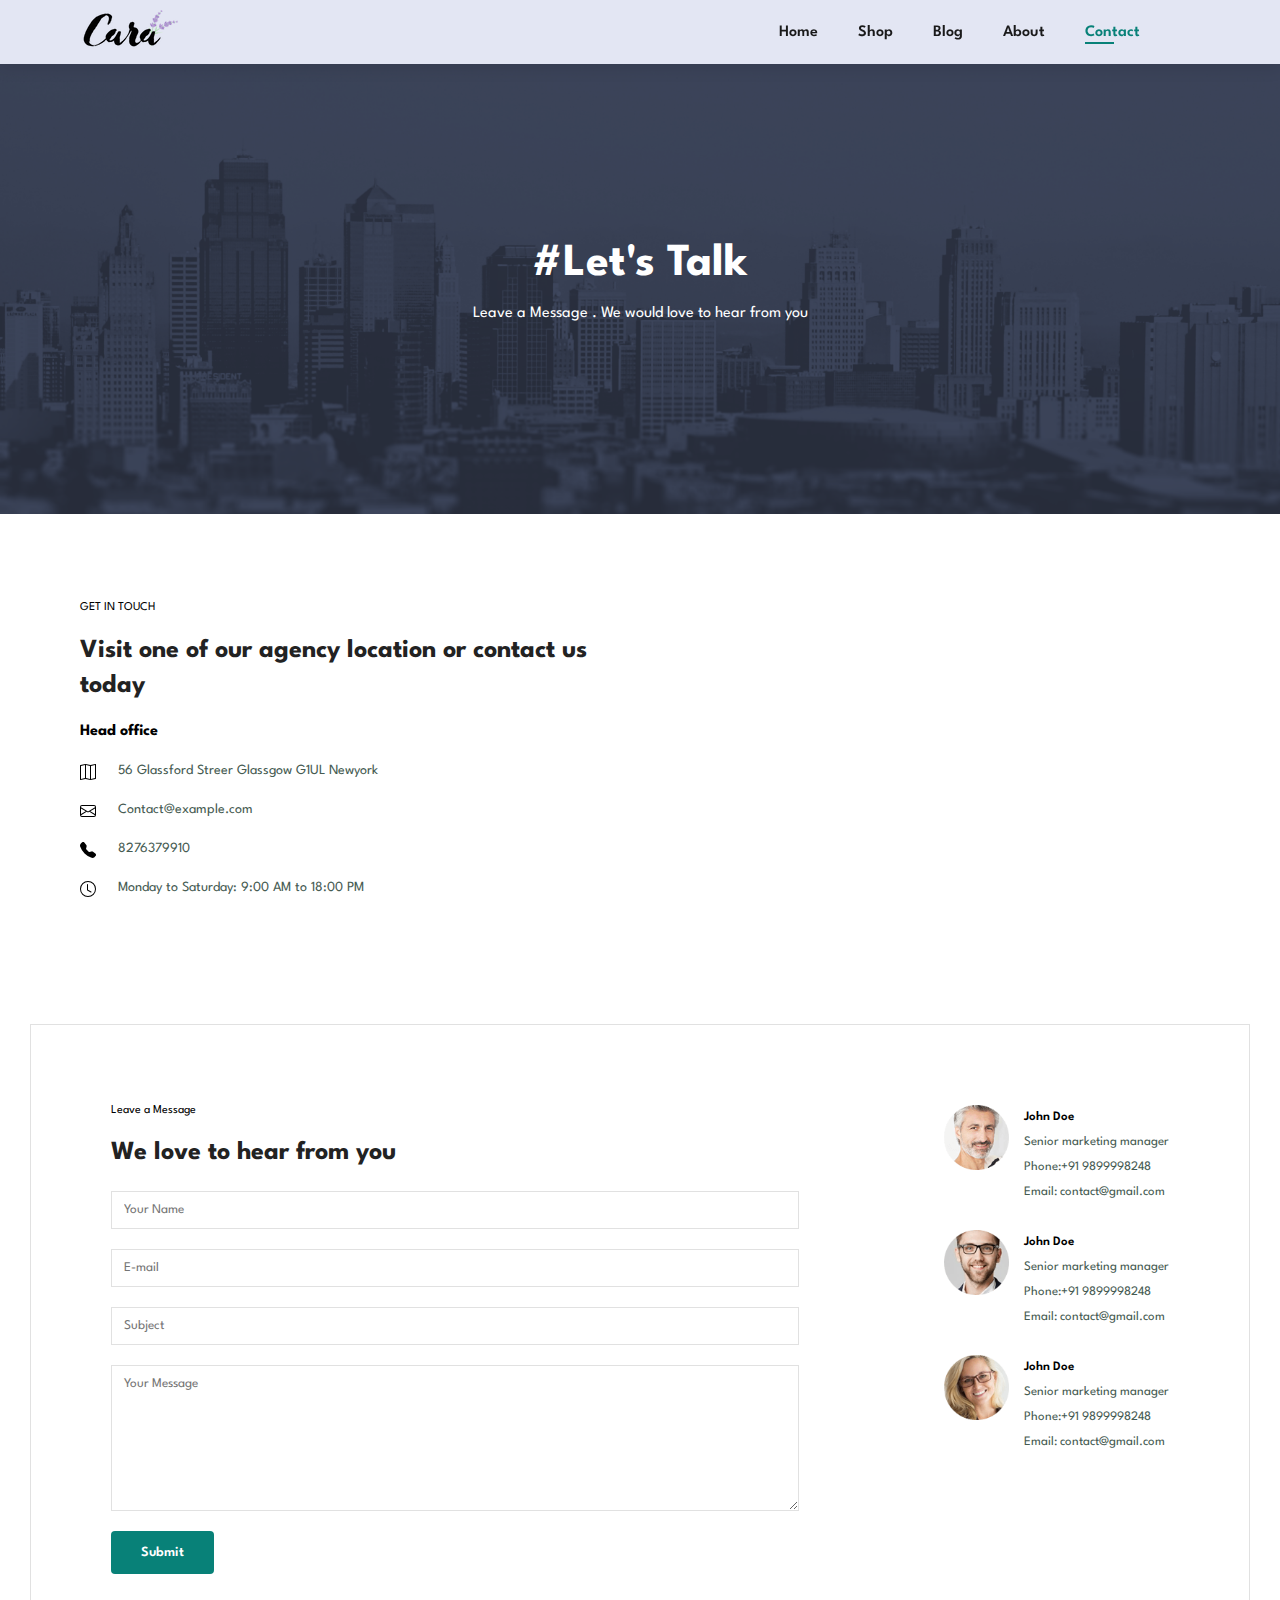
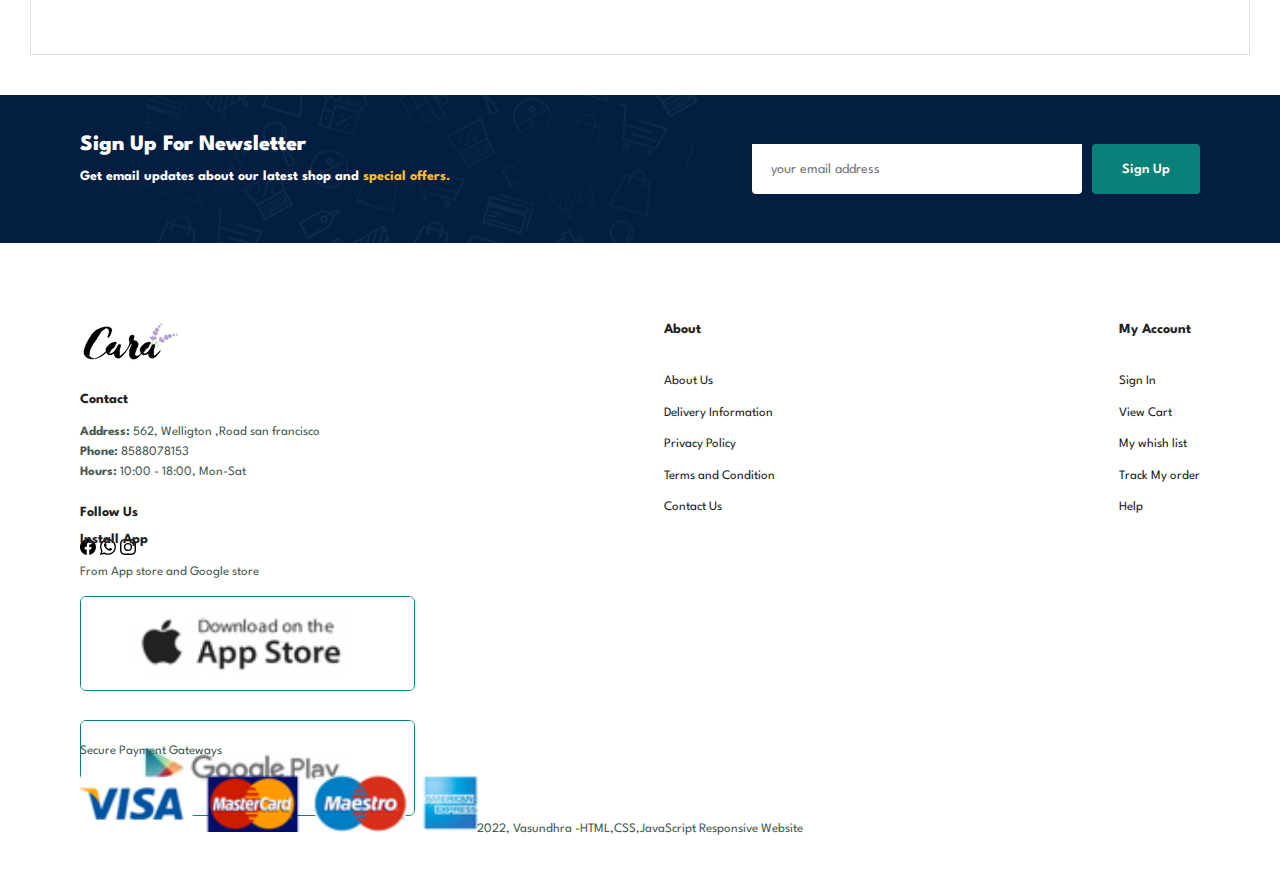
<file: contact.html>
<!DOCTYPE html>
<html lang="en">

<head>
    <meta charset="UTF-8">
    <meta http-equiv="X-UA-Compatible" content="IE=edge">
    <meta name="viewport" content="width=device-width, initial-scale=1.0">
    <title>Shoply</title>
    <link rel="stylesheet" href="./style.css">
    <link rel="stylesheet" href="https://cdnjs.cloudflare.com/ajax/libs/font-awesome/6.1.1/css/all.min.css"
        integrity="sha512-KfkfwYDsLkIlwQp6LFnl8zNdLGxu9YAA1QvwINks4PhcElQSvqcyVLLD9aMhXd13uQjoXtEKNosOWaZqXgel0g=="
        crossorigin="anonymous" referrerpolicy="no-referrer" />
    <link rel="stylesheet" href="https://cdn.jsdelivr.net/npm/bootstrap@5.1.3/dist/css/bootstrap.min.css"
        integrity="sha384-1BmE4kWBq78iYhFldvKuhfTAU6auU8tT94WrHftjDbrCEXSU1oBoqyl2QvZ6jIW3" crossorigin="anonymous">
</head>

<body>
    <section id="header">
        <a href="#"><img src="./img/logo.png" class="logo" alt="logo"></a>
        <div>
            <ul id="navbar">
                <li><a href="./index.html">Home</a></li>
                <li><a href="./shop.html">Shop</a></li>
                <li><a href="./blog.html">Blog</a></li>
                <li><a href="./about.html">About</a></li>
                <li><a class="active" href="./contact.html">Contact</a></li>
                <li><a href="./cart.html"><i class="fa-solid fa-cart-shopping" id="lg-bag"></i></a></li>
                <a href="#" id="close1"><svg xmlns="http://www.w3.org/2000/svg" width="16" height="16"
                        fill="currentColor" class="bi bi-x-lg" viewBox="0 0 16 16">
                        <path
                            d="M2.146 2.854a.5.5 0 1 1 .708-.708L8 7.293l5.146-5.147a.5.5 0 0 1 .708.708L8.707 8l5.147 5.146a.5.5 0 0 1-.708.708L8 8.707l-5.146 5.147a.5.5 0 0 1-.708-.708L7.293 8 2.146 2.854Z" />
                    </svg></a>
            </ul>
        </div>
        <div id="mobile">
            <a href="./cart.html"><i class="fa-solid fa-cart-shopping"></i></a>
            <i id="bar" class="fas fa-outdent"></i>
        </div>
    </section>

    <section id="page-header" class="about-header">
        <h2>#Let's Talk</h2>
        <p>Leave a Message . We would love to hear from you</p>
    </section>

    <section id="contact-details" class="section-p1">
        <div class="details">
            <span>GET IN TOUCH</span>
            <h2>Visit one of our agency location or contact us today</h2>
            <h3>Head office</h3>
            <div>
                <li>
                    <i><svg xmlns="http://www.w3.org/2000/svg" width="16" height="16" fill="currentColor" class="bi bi-map"
                        viewBox="0 0 16 16">
                        <path fill-rule="evenodd"
                            d="M15.817.113A.5.5 0 0 1 16 .5v14a.5.5 0 0 1-.402.49l-5 1a.502.502 0 0 1-.196 0L5.5 15.01l-4.902.98A.5.5 0 0 1 0 15.5v-14a.5.5 0 0 1 .402-.49l5-1a.5.5 0 0 1 .196 0L10.5.99l4.902-.98a.5.5 0 0 1 .415.103zM10 1.91l-4-.8v12.98l4 .8V1.91zm1 12.98 4-.8V1.11l-4 .8v12.98zm-6-.8V1.11l-4 .8v12.98l4-.8z" />
                    </svg></i>
                    <p>56 Glassford Streer Glassgow G1UL Newyork</p>
                </li>
                <li>
                    <i><svg xmlns="http://www.w3.org/2000/svg" width="16" height="16" fill="currentColor"
                        class="bi bi-envelope" viewBox="0 0 16 16">
                        <path
                            d="M0 4a2 2 0 0 1 2-2h12a2 2 0 0 1 2 2v8a2 2 0 0 1-2 2H2a2 2 0 0 1-2-2V4Zm2-1a1 1 0 0 0-1 1v.217l7 4.2 7-4.2V4a1 1 0 0 0-1-1H2Zm13 2.383-4.708 2.825L15 11.105V5.383Zm-.034 6.876-5.64-3.471L8 9.583l-1.326-.795-5.64 3.47A1 1 0 0 0 2 13h12a1 1 0 0 0 .966-.741ZM1 11.105l4.708-2.897L1 5.383v5.722Z" />
                    </svg></i>
                    <p>Contact@example.com</p>
                </li>
                <li>
                    <i><svg xmlns="http://www.w3.org/2000/svg" width="16" height="16" fill="currentColor"
                        class="bi bi-telephone-fill" viewBox="0 0 16 16">
                        <path fill-rule="evenodd"
                            d="M1.885.511a1.745 1.745 0 0 1 2.61.163L6.29 2.98c.329.423.445.974.315 1.494l-.547 2.19a.678.678 0 0 0 .178.643l2.457 2.457a.678.678 0 0 0 .644.178l2.189-.547a1.745 1.745 0 0 1 1.494.315l2.306 1.794c.829.645.905 1.87.163 2.611l-1.034 1.034c-.74.74-1.846 1.065-2.877.702a18.634 18.634 0 0 1-7.01-4.42 18.634 18.634 0 0 1-4.42-7.009c-.362-1.03-.037-2.137.703-2.877L1.885.511z" />
                    </svg></i>
                    <p>8276379910</p>
                </li>
                <li>
                    <i><svg xmlns="http://www.w3.org/2000/svg" width="16" height="16" fill="currentColor"
                        class="bi bi-clock" viewBox="0 0 16 16">
                        <path d="M8 3.5a.5.5 0 0 0-1 0V9a.5.5 0 0 0 .252.434l3.5 2a.5.5 0 0 0 .496-.868L8 8.71V3.5z" />
                        <path d="M8 16A8 8 0 1 0 8 0a8 8 0 0 0 0 16zm7-8A7 7 0 1 1 1 8a7 7 0 0 1 14 0z" />
                    </svg></i>
                    <p>Monday to Saturday: 9:00 AM to 18:00 PM</p>
                </li>
            </div>
        </div>
        <div class="map">
            <iframe
                src="https://www.google.com/maps/embed?pb=!1m18!1m12!1m3!1d3502.302643187383!2d77.09026581440692!3d28.62069029136912!2m3!1f0!2f0!3f0!3m2!1i1024!2i768!4f13.1!3m3!1m2!1s0x390d04afb8dbcfe1%3A0xaff19e718be2136b!2sMaharaja%20Surajmal%20Institute%20Of%20Technology!5e0!3m2!1sen!2sin!4v1654262737467!5m2!1sen!2sin"
                width="600" height="450" style="border:0;" allowfullscreen="" loading="lazy"
                referrerpolicy="no-referrer-when-downgrade"></iframe>
        </div>
    </section>

    <section id="form-details">
        <form action="">
            <span>Leave a Message</span>
            <h2>We love to hear from you</h2>
            <input type="text" placeholder="Your Name">
            <input type="text" placeholder="E-mail">
            <input type="text" placeholder="Subject">
            <textarea name="" id="" cols="30" rows="10" placeholder="Your Message"></textarea>
            <button class="normal">Submit</button>
        </form>
        <div class="people">
            <div>
                <img src="./img/people/1.png" alt="">
                <p><span>John Doe</span> Senior marketing manager <br> Phone:+91 9899998248 <br> Email: contact@gmail.com</p>
            </div>
            <div>
                <img src="./img/people/2.png" alt="">
                <p><span>John Doe</span> Senior marketing manager <br> Phone:+91 9899998248 <br> Email: contact@gmail.com</p>
            </div>
            <div>
                <img src="./img/people/3.png" alt="">
                <p><span>John Doe</span> Senior marketing manager <br> Phone:+91 9899998248 <br> Email: contact@gmail.com</p>
            </div>
        </div>
    </section>

    <section id="newsletter" class="section-p1 section-m1">
        <div class="newtext">
            <h4>Sign Up For Newsletter</h4>
            <p>Get email updates about our latest shop and <span>special offers.</span></p>
        </div>
        <div class="form">
            <input type="text" placeholder="your email address">
            <button class="normal">Sign Up</button>
        </div>
    </section>

    <footer class="section-p1">
        <div class="col">
            <img src="./img/logo.png" alt="logo" class="logo">
            <h4>Contact</h4>
            <p><strong>Address:</strong> 562, Welligton ,Road san francisco</p>
            <p><strong>Phone:</strong> 8588078153</p>
            <p><strong>Hours:</strong> 10:00 - 18:00, Mon-Sat</p>
            <div class="follow">
                <h4>Follow Us</h4>
                <div class="icon">
                    <svg xmlns="http://www.w3.org/2000/svg" width="16" height="16" fill="currentColor"
                        class="bi bi-facebook" viewBox="0 0 16 16">
                        <path
                            d="M16 8.049c0-4.446-3.582-8.05-8-8.05C3.58 0-.002 3.603-.002 8.05c0 4.017 2.926 7.347 6.75 7.951v-5.625h-2.03V8.05H6.75V6.275c0-2.017 1.195-3.131 3.022-3.131.876 0 1.791.157 1.791.157v1.98h-1.009c-.993 0-1.303.621-1.303 1.258v1.51h2.218l-.354 2.326H9.25V16c3.824-.604 6.75-3.934 6.75-7.951z" />
                    </svg>
                    <svg xmlns="http://www.w3.org/2000/svg" width="16" height="16" fill="currentColor"
                        class="bi bi-whatsapp" viewBox="0 0 16 16">
                        <path
                            d="M13.601 2.326A7.854 7.854 0 0 0 7.994 0C3.627 0 .068 3.558.064 7.926c0 1.399.366 2.76 1.057 3.965L0 16l4.204-1.102a7.933 7.933 0 0 0 3.79.965h.004c4.368 0 7.926-3.558 7.93-7.93A7.898 7.898 0 0 0 13.6 2.326zM7.994 14.521a6.573 6.573 0 0 1-3.356-.92l-.24-.144-2.494.654.666-2.433-.156-.251a6.56 6.56 0 0 1-1.007-3.505c0-3.626 2.957-6.584 6.591-6.584a6.56 6.56 0 0 1 4.66 1.931 6.557 6.557 0 0 1 1.928 4.66c-.004 3.639-2.961 6.592-6.592 6.592zm3.615-4.934c-.197-.099-1.17-.578-1.353-.646-.182-.065-.315-.099-.445.099-.133.197-.513.646-.627.775-.114.133-.232.148-.43.05-.197-.1-.836-.308-1.592-.985-.59-.525-.985-1.175-1.103-1.372-.114-.198-.011-.304.088-.403.087-.088.197-.232.296-.346.1-.114.133-.198.198-.33.065-.134.034-.248-.015-.347-.05-.099-.445-1.076-.612-1.47-.16-.389-.323-.335-.445-.34-.114-.007-.247-.007-.38-.007a.729.729 0 0 0-.529.247c-.182.198-.691.677-.691 1.654 0 .977.71 1.916.81 2.049.098.133 1.394 2.132 3.383 2.992.47.205.84.326 1.129.418.475.152.904.129 1.246.08.38-.058 1.171-.48 1.338-.943.164-.464.164-.86.114-.943-.049-.084-.182-.133-.38-.232z" />
                    </svg>
                    <svg xmlns="http://www.w3.org/2000/svg" width="16" height="16" fill="currentColor"
                        class="bi bi-instagram" viewBox="0 0 16 16">
                        <path
                            d="M8 0C5.829 0 5.556.01 4.703.048 3.85.088 3.269.222 2.76.42a3.917 3.917 0 0 0-1.417.923A3.927 3.927 0 0 0 .42 2.76C.222 3.268.087 3.85.048 4.7.01 5.555 0 5.827 0 8.001c0 2.172.01 2.444.048 3.297.04.852.174 1.433.372 1.942.205.526.478.972.923 1.417.444.445.89.719 1.416.923.51.198 1.09.333 1.942.372C5.555 15.99 5.827 16 8 16s2.444-.01 3.298-.048c.851-.04 1.434-.174 1.943-.372a3.916 3.916 0 0 0 1.416-.923c.445-.445.718-.891.923-1.417.197-.509.332-1.09.372-1.942C15.99 10.445 16 10.173 16 8s-.01-2.445-.048-3.299c-.04-.851-.175-1.433-.372-1.941a3.926 3.926 0 0 0-.923-1.417A3.911 3.911 0 0 0 13.24.42c-.51-.198-1.092-.333-1.943-.372C10.443.01 10.172 0 7.998 0h.003zm-.717 1.442h.718c2.136 0 2.389.007 3.232.046.78.035 1.204.166 1.486.275.373.145.64.319.92.599.28.28.453.546.598.92.11.281.24.705.275 1.485.039.843.047 1.096.047 3.231s-.008 2.389-.047 3.232c-.035.78-.166 1.203-.275 1.485a2.47 2.47 0 0 1-.599.919c-.28.28-.546.453-.92.598-.28.11-.704.24-1.485.276-.843.038-1.096.047-3.232.047s-2.39-.009-3.233-.047c-.78-.036-1.203-.166-1.485-.276a2.478 2.478 0 0 1-.92-.598 2.48 2.48 0 0 1-.6-.92c-.109-.281-.24-.705-.275-1.485-.038-.843-.046-1.096-.046-3.233 0-2.136.008-2.388.046-3.231.036-.78.166-1.204.276-1.486.145-.373.319-.64.599-.92.28-.28.546-.453.92-.598.282-.11.705-.24 1.485-.276.738-.034 1.024-.044 2.515-.045v.002zm4.988 1.328a.96.96 0 1 0 0 1.92.96.96 0 0 0 0-1.92zm-4.27 1.122a4.109 4.109 0 1 0 0 8.217 4.109 4.109 0 0 0 0-8.217zm0 1.441a2.667 2.667 0 1 1 0 5.334 2.667 2.667 0 0 1 0-5.334z" />
                    </svg>
                </div>
            </div>
        </div>
        <div class="col">
            <h4>About</h4>
            <a href="#">About Us</a>
            <a href="#">Delivery Information</a>
            <a href="#">Privacy Policy</a>
            <a href="#">Terms and Condition</a>
            <a href="#">Contact Us</a>
        </div>
        <div class="col">
            <h4>My Account</h4>
            <a href="#">Sign In</a>
            <a href="#">View Cart</a>
            <a href="#">My whish list</a>
            <a href="#">Track My order</a>
            <a href="#">Help</a>
        </div>
        <div class="col install">
            <h4>Install App</h4>
            <p>From App store and Google store</p>
            <div class="row">
                <img src="./img/pay/app.jpg" alt="">
                <img src="./img/pay/play.jpg" alt="">
            </div>
            <p>Secure Payment Gateways</p>
            <img src="./img/pay/pay.png" alt="">
        </div>
        <div class="copyright">
            <p>2022, Vasundhra -HTML,CSS,JavaScript Responsive Website</p>
        </div>
    </footer>


    <script src="./script.js"></script>
</body>

</html>
</file>
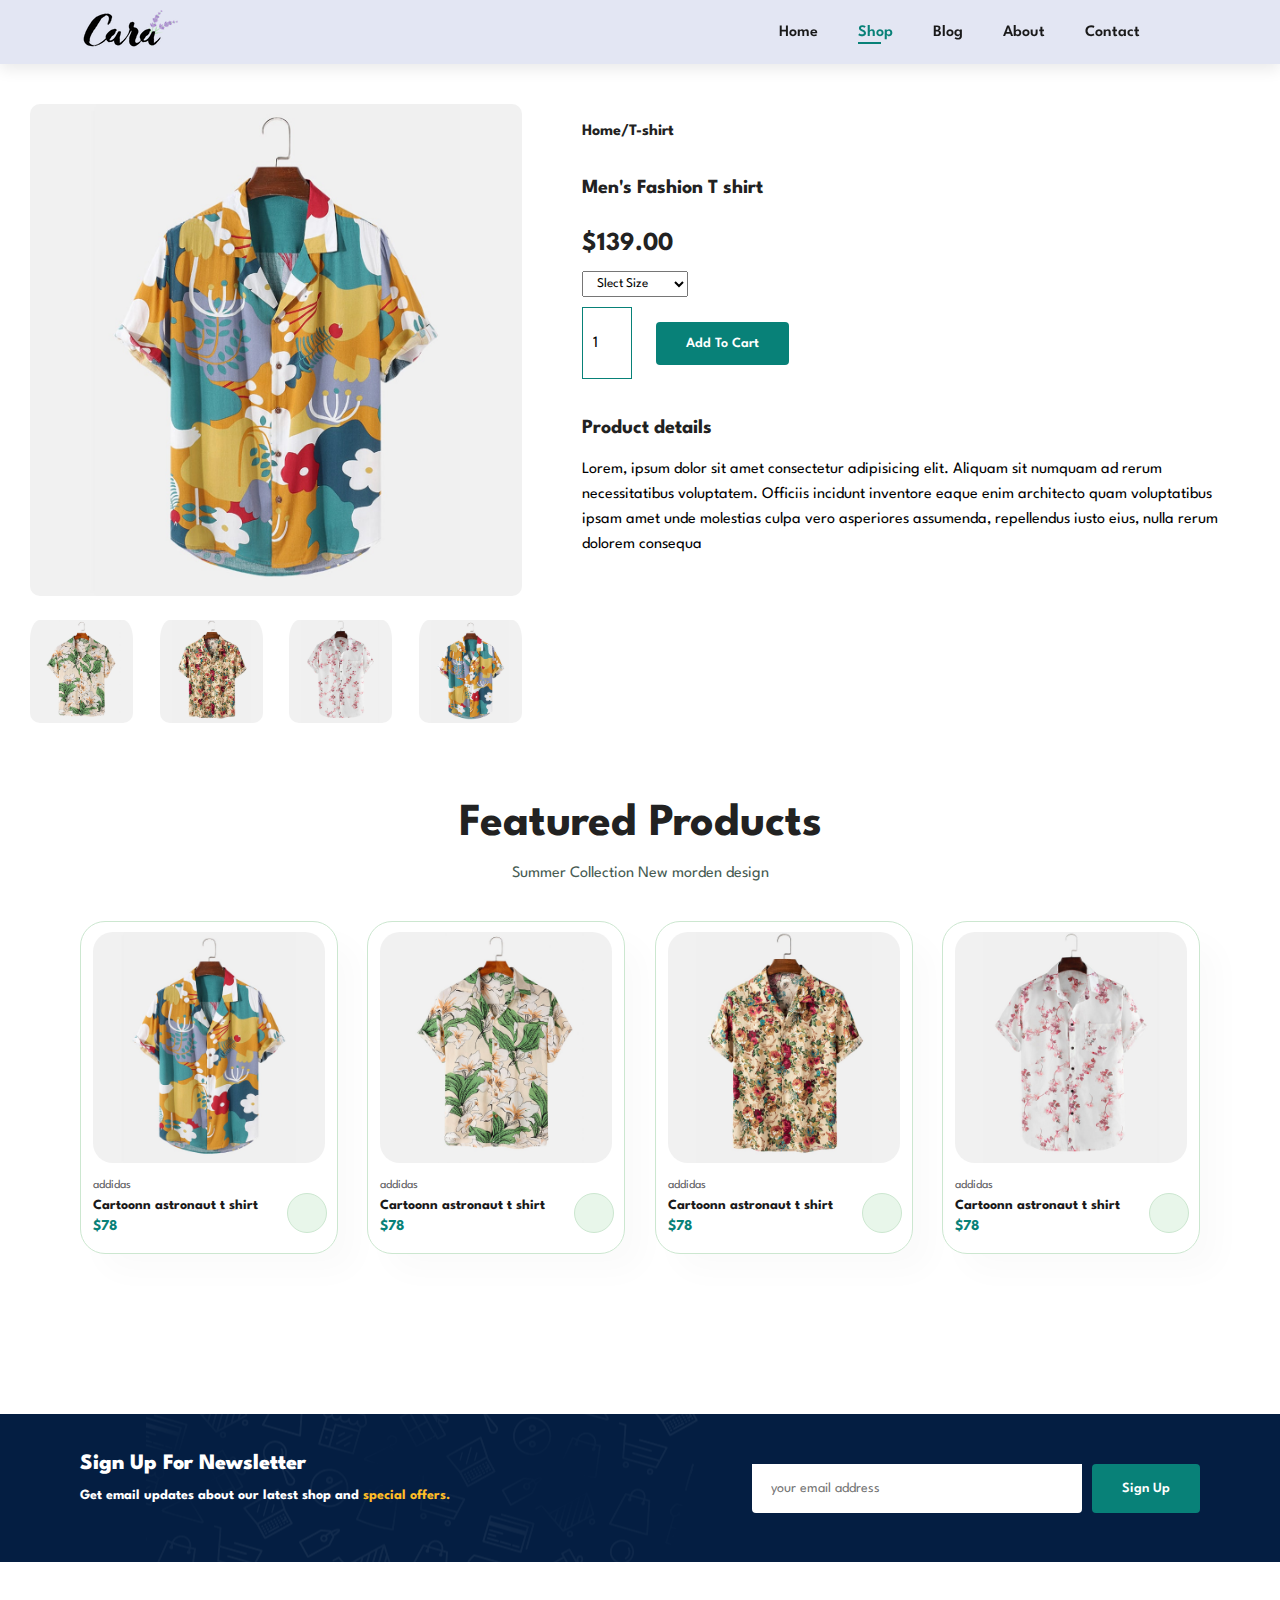
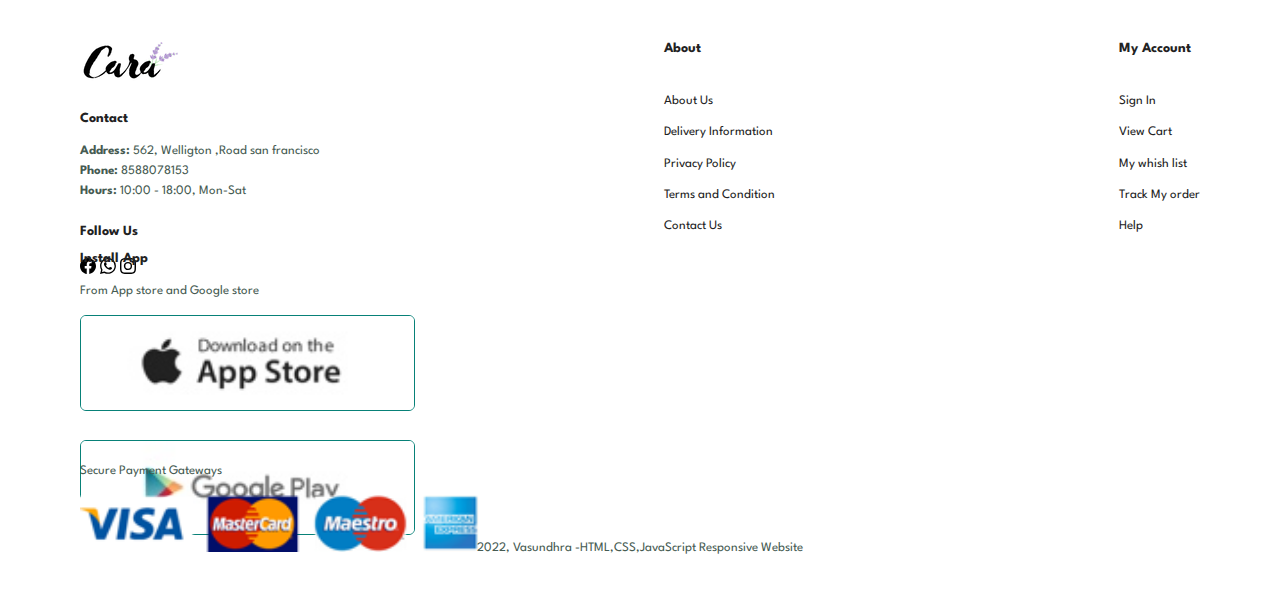
<file: product.html>
<!DOCTYPE html>
<html lang="en">

<head>
    <meta charset="UTF-8">
    <meta http-equiv="X-UA-Compatible" content="IE=edge">
    <meta name="viewport" content="width=device-width, initial-scale=1.0">
    <title>Shoply</title>
    <link rel="stylesheet" href="./style.css">
    <link rel="stylesheet" href="https://cdnjs.cloudflare.com/ajax/libs/font-awesome/6.1.1/css/all.min.css"
        integrity="sha512-KfkfwYDsLkIlwQp6LFnl8zNdLGxu9YAA1QvwINks4PhcElQSvqcyVLLD9aMhXd13uQjoXtEKNosOWaZqXgel0g=="
        crossorigin="anonymous" referrerpolicy="no-referrer" />
    <link rel="stylesheet" href="https://cdn.jsdelivr.net/npm/bootstrap@5.1.3/dist/css/bootstrap.min.css"
        integrity="sha384-1BmE4kWBq78iYhFldvKuhfTAU6auU8tT94WrHftjDbrCEXSU1oBoqyl2QvZ6jIW3" crossorigin="anonymous">
</head>

<body>
    <section id="header">
        <a href="#"><img src="./img/logo.png" class="logo" alt="logo"></a>
        <div>
            <ul id="navbar">
                <li><a href="./index.html">Home</a></li>
                <li><a class="active" href="./shop.html">Shop</a></li>
                <li><a href="./blog.html">Blog</a></li>
                <li><a href="./about.html">About</a></li>
                <li><a href="./contact.html">Contact</a></li>
                <li><a href="./cart.html"><i class="fa-solid fa-cart-shopping" id="lg-bag"></i></a></li>
                <a href="#" id="close1"><svg xmlns="http://www.w3.org/2000/svg" width="16" height="16"
                        fill="currentColor" class="bi bi-x-lg" viewBox="0 0 16 16">
                        <path
                            d="M2.146 2.854a.5.5 0 1 1 .708-.708L8 7.293l5.146-5.147a.5.5 0 0 1 .708.708L8.707 8l5.147 5.146a.5.5 0 0 1-.708.708L8 8.707l-5.146 5.147a.5.5 0 0 1-.708-.708L7.293 8 2.146 2.854Z" />
                    </svg></a>
            </ul>
        </div>
        <div id="mobile">
            <a href="./cart.html"><i class="fa-solid fa-cart-shopping"></i></a>
            <i id="bar" class="fas fa-outdent"></i>
        </div>
    </section>

    <section id="prodetails">
        <div class="single-pro-image">
            <img src="./img/products/f1.jpg" width="100%" id="MainImg" alt="">
            <div class="small-img-group">
                <div class="small-img-col">
                    <img src="./img/products/f2.jpg" width="100%"class="small-img" alt="">
                </div>
                <div class="small-img-col">
                    <img src="./img/products/f3.jpg" width="100%"class="small-img" alt="">
                </div>
                <div class="small-img-col">
                    <img src="./img/products/f4.jpg" width="100%" class="small-img" alt="">
                </div>
                <div class="small-img-col">
                    <img src="./img/products/f1.jpg" width="100%"class="small-img" alt="">
                </div>
            </div>
        </div>
        <div class="single-pro-details">
            <h6>Home/T-shirt</h6>
            <h4>Men's Fashion T shirt</h4>
            <h2>$139.00</h2>
            <select>
                <option value="">Slect Size</option>
                <option value="">Small</option>
                <option value="">Medium</option>
                <option value="">Large</option>
                <option value="">Extra Large</option>
            </select>
            <input type="number" value="1" name="" id="">
            <button class="normal">Add To Cart</button>
            <h4>Product details</h4>
            <span>Lorem, ipsum dolor sit amet consectetur adipisicing elit. Aliquam sit numquam ad rerum necessitatibus
                voluptatem. Officiis incidunt inventore eaque enim architecto quam voluptatibus ipsam amet unde
                molestias culpa vero asperiores assumenda, repellendus iusto eius, nulla rerum dolorem consequa
            </span>
        </div>
    </section>

    <section id="product1" class="section-p1">
        <h2>Featured Products</h2>
        <p>Summer Collection New morden design</p>
        <div class="pro-container">
            <div class="pro" onclick="window.location.href='product.html';">
                <img src="./img/products/f1.jpg" alt="p1">
                <div class="des">
                    <span>addidas</span>
                    <h5>Cartoonn astronaut t shirt</h5>
                    <div class="star">
                        <i class="fas fa-star"></i>
                        <i class="fas fa-star"></i>
                        <i class="fas fa-star"></i>
                        <i class="fas fa-star"></i>
                        <i class="fas fa-star"></i>
                    </div>
                    <h4>$78</h4>
                </div class="cart">
                <a href="#"><i class="fa fa-cart-shopping"></i></a>
            </div>
            <div class="pro">
                <img src="./img/products/f2.jpg" alt="p1">
                <div class="des">
                    <span>addidas</span>
                    <h5>Cartoonn astronaut t shirt</h5>
                    <div class="star">
                        <i class="fas fa-star"></i>
                        <i class="fas fa-star"></i>
                        <i class="fas fa-star"></i>
                        <i class="fas fa-star"></i>
                        <i class="fas fa-star"></i>
                    </div>
                    <h4>$78</h4>
                </div class="cart">
                <a href="#"><i class="fa fa-cart-shopping"></i></a>
            </div>
            <div class="pro">
                <img src="./img/products/f3.jpg" alt="p1">
                <div class="des">
                    <span>addidas</span>
                    <h5>Cartoonn astronaut t shirt</h5>
                    <div class="star">
                        <i class="fas fa-star"></i>
                        <i class="fas fa-star"></i>
                        <i class="fas fa-star"></i>
                        <i class="fas fa-star"></i>
                        <i class="fas fa-star"></i>
                    </div>
                    <h4>$78</h4>
                </div class="cart">
                <a href="#"><i class="fa fa-cart-shopping"></i></a>
            </div>
            <div class="pro">
                <img src="./img/products/f4.jpg" alt="p1">
                <div class="des">
                    <span>addidas</span>
                    <h5>Cartoonn astronaut t shirt</h5>
                    <div class="star">
                        <i class="fas fa-star"></i>
                        <i class="fas fa-star"></i>
                        <i class="fas fa-star"></i>
                        <i class="fas fa-star"></i>
                        <i class="fas fa-star"></i>
                    </div>
                    <h4>$78</h4>
                </div class="cart">
                <a href="#"><i class="fa fa-cart-shopping"></i></a>
            </div>
    </section>

    <section id="newsletter" class="section-p1 section-m1">
        <div class="newtext">
            <h4>Sign Up For Newsletter</h4>
            <p>Get email updates about our latest shop and <span>special offers.</span></p>
        </div>
        <div class="form">
            <input type="text" placeholder="your email address">
            <button class="normal">Sign Up</button>
        </div>
    </section>

    <footer class="section-p1">
        <div class="col">
            <img src="./img/logo.png" alt="logo" class="logo">
            <h4>Contact</h4>
            <p><strong>Address:</strong> 562, Welligton ,Road san francisco</p>
            <p><strong>Phone:</strong> 8588078153</p>
            <p><strong>Hours:</strong> 10:00 - 18:00, Mon-Sat</p>
            <div class="follow">
                <h4>Follow Us</h4>
                <div class="icon">
                    <svg xmlns="http://www.w3.org/2000/svg" width="16" height="16" fill="currentColor"
                        class="bi bi-facebook" viewBox="0 0 16 16">
                        <path
                            d="M16 8.049c0-4.446-3.582-8.05-8-8.05C3.58 0-.002 3.603-.002 8.05c0 4.017 2.926 7.347 6.75 7.951v-5.625h-2.03V8.05H6.75V6.275c0-2.017 1.195-3.131 3.022-3.131.876 0 1.791.157 1.791.157v1.98h-1.009c-.993 0-1.303.621-1.303 1.258v1.51h2.218l-.354 2.326H9.25V16c3.824-.604 6.75-3.934 6.75-7.951z" />
                    </svg>
                    <svg xmlns="http://www.w3.org/2000/svg" width="16" height="16" fill="currentColor"
                        class="bi bi-whatsapp" viewBox="0 0 16 16">
                        <path
                            d="M13.601 2.326A7.854 7.854 0 0 0 7.994 0C3.627 0 .068 3.558.064 7.926c0 1.399.366 2.76 1.057 3.965L0 16l4.204-1.102a7.933 7.933 0 0 0 3.79.965h.004c4.368 0 7.926-3.558 7.93-7.93A7.898 7.898 0 0 0 13.6 2.326zM7.994 14.521a6.573 6.573 0 0 1-3.356-.92l-.24-.144-2.494.654.666-2.433-.156-.251a6.56 6.56 0 0 1-1.007-3.505c0-3.626 2.957-6.584 6.591-6.584a6.56 6.56 0 0 1 4.66 1.931 6.557 6.557 0 0 1 1.928 4.66c-.004 3.639-2.961 6.592-6.592 6.592zm3.615-4.934c-.197-.099-1.17-.578-1.353-.646-.182-.065-.315-.099-.445.099-.133.197-.513.646-.627.775-.114.133-.232.148-.43.05-.197-.1-.836-.308-1.592-.985-.59-.525-.985-1.175-1.103-1.372-.114-.198-.011-.304.088-.403.087-.088.197-.232.296-.346.1-.114.133-.198.198-.33.065-.134.034-.248-.015-.347-.05-.099-.445-1.076-.612-1.47-.16-.389-.323-.335-.445-.34-.114-.007-.247-.007-.38-.007a.729.729 0 0 0-.529.247c-.182.198-.691.677-.691 1.654 0 .977.71 1.916.81 2.049.098.133 1.394 2.132 3.383 2.992.47.205.84.326 1.129.418.475.152.904.129 1.246.08.38-.058 1.171-.48 1.338-.943.164-.464.164-.86.114-.943-.049-.084-.182-.133-.38-.232z" />
                    </svg>
                    <svg xmlns="http://www.w3.org/2000/svg" width="16" height="16" fill="currentColor"
                        class="bi bi-instagram" viewBox="0 0 16 16">
                        <path
                            d="M8 0C5.829 0 5.556.01 4.703.048 3.85.088 3.269.222 2.76.42a3.917 3.917 0 0 0-1.417.923A3.927 3.927 0 0 0 .42 2.76C.222 3.268.087 3.85.048 4.7.01 5.555 0 5.827 0 8.001c0 2.172.01 2.444.048 3.297.04.852.174 1.433.372 1.942.205.526.478.972.923 1.417.444.445.89.719 1.416.923.51.198 1.09.333 1.942.372C5.555 15.99 5.827 16 8 16s2.444-.01 3.298-.048c.851-.04 1.434-.174 1.943-.372a3.916 3.916 0 0 0 1.416-.923c.445-.445.718-.891.923-1.417.197-.509.332-1.09.372-1.942C15.99 10.445 16 10.173 16 8s-.01-2.445-.048-3.299c-.04-.851-.175-1.433-.372-1.941a3.926 3.926 0 0 0-.923-1.417A3.911 3.911 0 0 0 13.24.42c-.51-.198-1.092-.333-1.943-.372C10.443.01 10.172 0 7.998 0h.003zm-.717 1.442h.718c2.136 0 2.389.007 3.232.046.78.035 1.204.166 1.486.275.373.145.64.319.92.599.28.28.453.546.598.92.11.281.24.705.275 1.485.039.843.047 1.096.047 3.231s-.008 2.389-.047 3.232c-.035.78-.166 1.203-.275 1.485a2.47 2.47 0 0 1-.599.919c-.28.28-.546.453-.92.598-.28.11-.704.24-1.485.276-.843.038-1.096.047-3.232.047s-2.39-.009-3.233-.047c-.78-.036-1.203-.166-1.485-.276a2.478 2.478 0 0 1-.92-.598 2.48 2.48 0 0 1-.6-.92c-.109-.281-.24-.705-.275-1.485-.038-.843-.046-1.096-.046-3.233 0-2.136.008-2.388.046-3.231.036-.78.166-1.204.276-1.486.145-.373.319-.64.599-.92.28-.28.546-.453.92-.598.282-.11.705-.24 1.485-.276.738-.034 1.024-.044 2.515-.045v.002zm4.988 1.328a.96.96 0 1 0 0 1.92.96.96 0 0 0 0-1.92zm-4.27 1.122a4.109 4.109 0 1 0 0 8.217 4.109 4.109 0 0 0 0-8.217zm0 1.441a2.667 2.667 0 1 1 0 5.334 2.667 2.667 0 0 1 0-5.334z" />
                    </svg>
                </div>
            </div>
        </div>
        <div class="col">
            <h4>About</h4>
            <a href="#">About Us</a>
            <a href="#">Delivery Information</a>
            <a href="#">Privacy Policy</a>
            <a href="#">Terms and Condition</a>
            <a href="#">Contact Us</a>
        </div>
        <div class="col">
            <h4>My Account</h4>
            <a href="#">Sign In</a>
            <a href="#">View Cart</a>
            <a href="#">My whish list</a>
            <a href="#">Track My order</a>
            <a href="#">Help</a>
        </div>
        <div class="col install">
            <h4>Install App</h4>
            <p>From App store and Google store</p>
            <div class="row">
                <img src="./img/pay/app.jpg" alt="">
                <img src="./img/pay/play.jpg" alt="">
            </div>
            <p>Secure Payment Gateways</p>
            <img src="./img/pay/pay.png" alt="">
        </div>
        <div class="copyright">
            <p>2022, Vasundhra -HTML,CSS,JavaScript Responsive Website</p>
        </div>
    </footer>

    <script src="./script.js"></script>
</body>

</html>
</file>
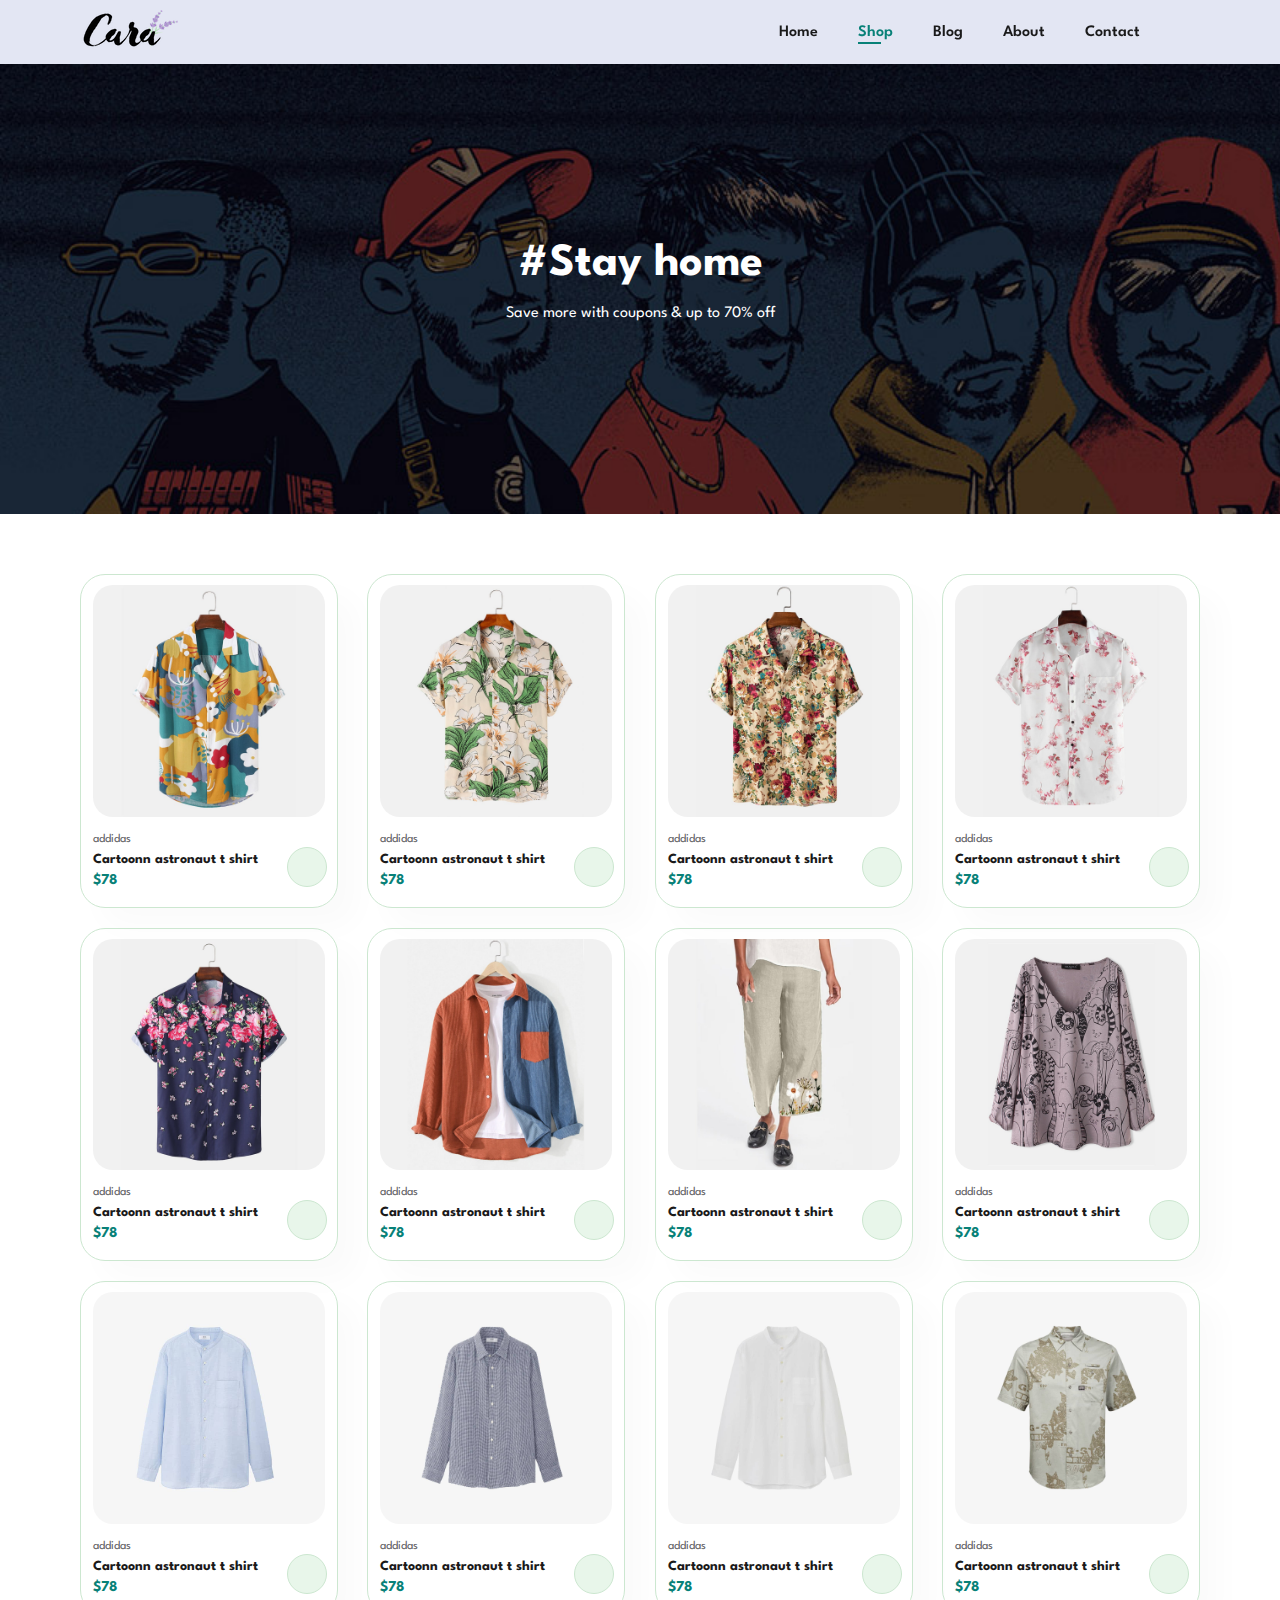
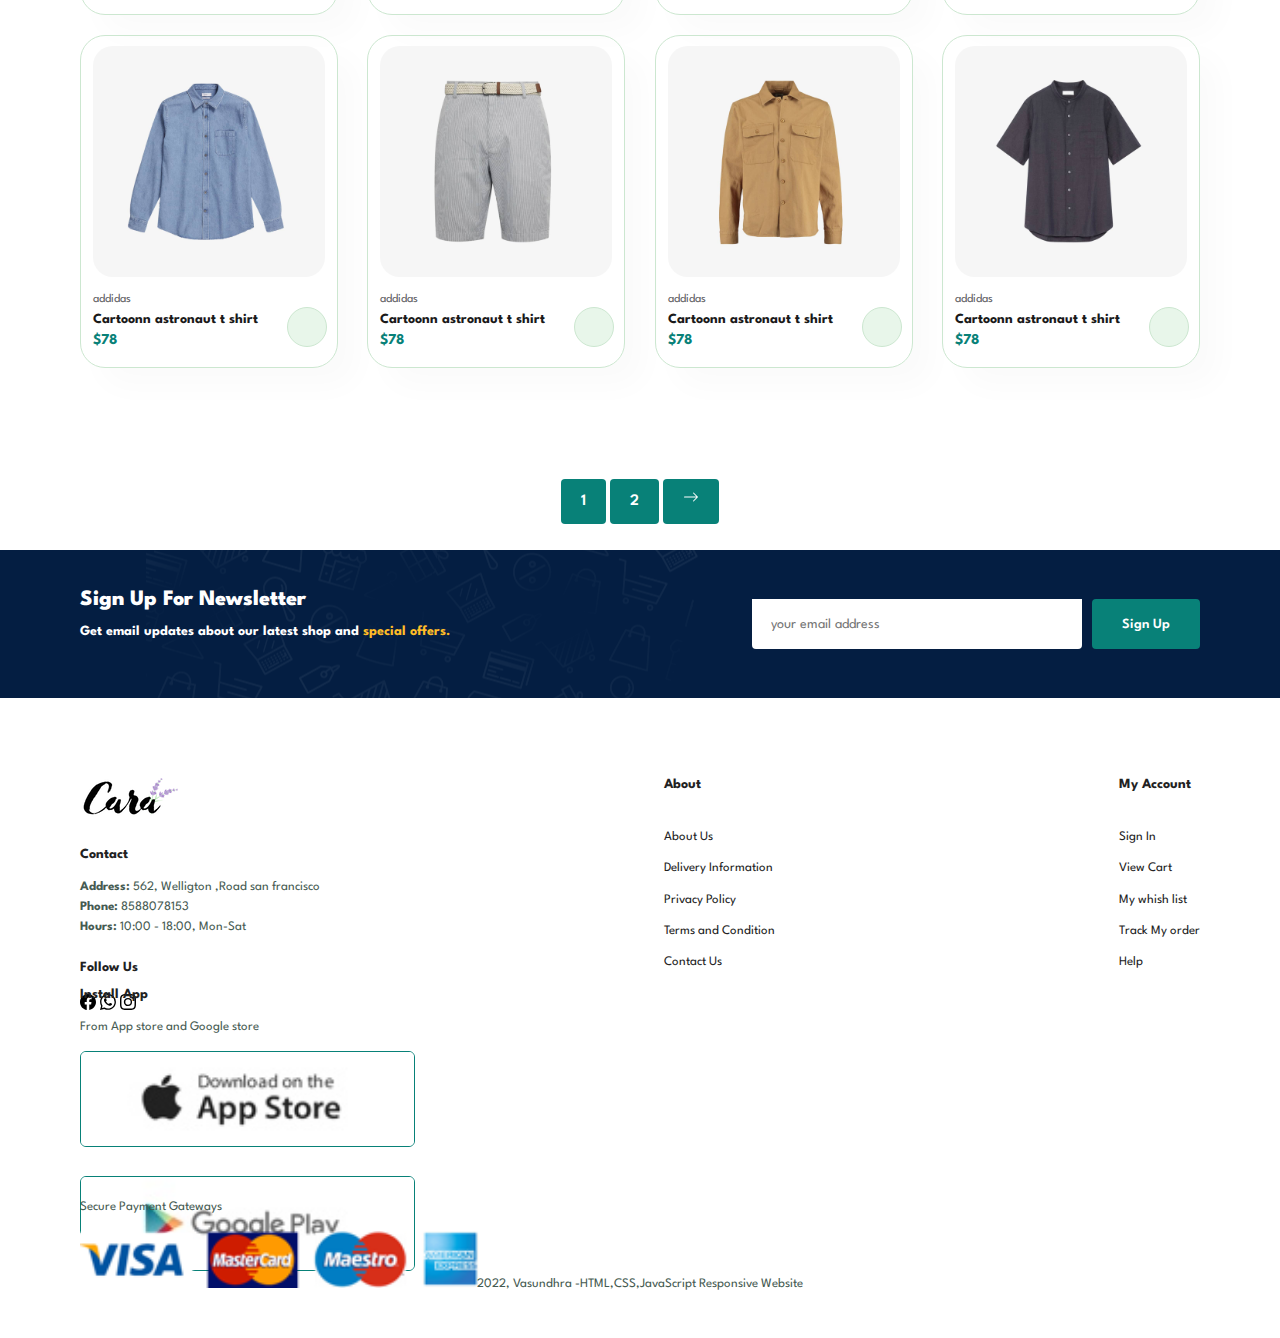
<file: shop.html>
<!DOCTYPE html>
<html lang="en">

<head>
    <meta charset="UTF-8">
    <meta http-equiv="X-UA-Compatible" content="IE=edge">
    <meta name="viewport" content="width=device-width, initial-scale=1.0">
    <title>Shoply</title>
    <link rel="stylesheet" href="./style.css">
    <link rel="stylesheet" href="https://cdnjs.cloudflare.com/ajax/libs/font-awesome/6.1.1/css/all.min.css" integrity="sha512-KfkfwYDsLkIlwQp6LFnl8zNdLGxu9YAA1QvwINks4PhcElQSvqcyVLLD9aMhXd13uQjoXtEKNosOWaZqXgel0g==" crossorigin="anonymous" referrerpolicy="no-referrer" />
    <link rel="stylesheet" href="https://cdn.jsdelivr.net/npm/bootstrap@5.1.3/dist/css/bootstrap.min.css" integrity="sha384-1BmE4kWBq78iYhFldvKuhfTAU6auU8tT94WrHftjDbrCEXSU1oBoqyl2QvZ6jIW3" crossorigin="anonymous">
</head>

<body>
    <section id="header">
        <a href="#"><img src="./img/logo.png" class="logo" alt="logo"></a>
        <div>
            <ul id="navbar">
                <li><a href="./index.html">Home</a></li>
                <li><a class="active"href="./shop.html">Shop</a></li>
                <li><a href="./blog.html">Blog</a></li>
                <li><a href="./about.html">About</a></li>
                <li><a href="./contact.html">Contact</a></li>
                <li><a href="./cart.html"><i class="fa-solid fa-cart-shopping" id="lg-bag"></i></a></li>
                <a href="#" id="close1"><svg xmlns="http://www.w3.org/2000/svg" width="16" height="16" fill="currentColor" class="bi bi-x-lg" viewBox="0 0 16 16">
                    <path d="M2.146 2.854a.5.5 0 1 1 .708-.708L8 7.293l5.146-5.147a.5.5 0 0 1 .708.708L8.707 8l5.147 5.146a.5.5 0 0 1-.708.708L8 8.707l-5.146 5.147a.5.5 0 0 1-.708-.708L7.293 8 2.146 2.854Z"/>
                  </svg></a>
            </ul>
        </div>
        <div id="mobile">
            <a href="./cart.html"><i class="fa-solid fa-cart-shopping"></i></a>
            <i id="bar" class="fas fa-outdent"></i>
        </div>
    </section>

    <section id="page-header" class="section-p1">
        <h2>#Stay home</h2>
        <p>Save more with coupons & up to 70% off</p>
    </section>

    <section id="product1" class="section-p1">
        <div class="pro-container">
            <div class="pro" onclick="window.location.href='product.html';">
                <img src="./img/products/f1.jpg" alt="p1">
                <div class="des">
                    <span>addidas</span>
                    <h5>Cartoonn astronaut t shirt</h5>
                    <div class="star">
                        <i class="fas fa-star"></i>
                        <i class="fas fa-star"></i>
                        <i class="fas fa-star"></i>
                        <i class="fas fa-star"></i>
                        <i class="fas fa-star"></i>
                    </div>
                    <h4>$78</h4>
                </div class="cart">
                <a href="#"><i class="fa fa-cart-shopping"></i></a>
            </div>
            <div class="pro">
                <img src="./img/products/f2.jpg" alt="p1">
                <div class="des">
                    <span>addidas</span>
                    <h5>Cartoonn astronaut t shirt</h5>
                    <div class="star">
                        <i class="fas fa-star"></i>
                        <i class="fas fa-star"></i>
                        <i class="fas fa-star"></i>
                        <i class="fas fa-star"></i>
                        <i class="fas fa-star"></i>
                    </div>
                    <h4>$78</h4>
                </div class="cart">
                <a href="#"><i class="fa fa-cart-shopping"></i></a>
            </div>
            <div class="pro">
                <img src="./img/products/f3.jpg" alt="p1">
                <div class="des">
                    <span>addidas</span>
                    <h5>Cartoonn astronaut t shirt</h5>
                    <div class="star">
                        <i class="fas fa-star"></i>
                        <i class="fas fa-star"></i>
                        <i class="fas fa-star"></i>
                        <i class="fas fa-star"></i>
                        <i class="fas fa-star"></i>
                    </div>
                    <h4>$78</h4>
                </div class="cart">
                <a href="#"><i class="fa fa-cart-shopping"></i></a>
            </div>
            <div class="pro">
                <img src="./img/products/f4.jpg" alt="p1">
                <div class="des">
                    <span>addidas</span>
                    <h5>Cartoonn astronaut t shirt</h5>
                    <div class="star">
                        <i class="fas fa-star"></i>
                        <i class="fas fa-star"></i>
                        <i class="fas fa-star"></i>
                        <i class="fas fa-star"></i>
                        <i class="fas fa-star"></i>
                    </div>
                    <h4>$78</h4>
                </div class="cart">
                <a href="#"><i class="fa fa-cart-shopping"></i></a>
            </div>
            <div class="pro">
                <img src="./img/products/f5.jpg" alt="p1">
                <div class="des">
                    <span>addidas</span>
                    <h5>Cartoonn astronaut t shirt</h5>
                    <div class="star">
                        <i class="fas fa-star"></i>
                        <i class="fas fa-star"></i>
                        <i class="fas fa-star"></i>
                        <i class="fas fa-star"></i>
                        <i class="fas fa-star"></i>
                    </div>
                    <h4>$78</h4>
                </div class="cart">
                <a href="#"><i class="fa fa-cart-shopping"></i></a>
            </div>
            <div class="pro">
                <img src="./img/products/f6.jpg" alt="p1">
                <div class="des">
                    <span>addidas</span>
                    <h5>Cartoonn astronaut t shirt</h5>
                    <div class="star">
                        <i class="fas fa-star"></i>
                        <i class="fas fa-star"></i>
                        <i class="fas fa-star"></i>
                        <i class="fas fa-star"></i>
                        <i class="fas fa-star"></i>
                    </div>
                    <h4>$78</h4>
                </div class="cart">
                <a href="#"><i class="fa fa-cart-shopping"></i></a>
            </div>
            <div class="pro">
                <img src="./img/products/f7.jpg" alt="p1">
                <div class="des">
                    <span>addidas</span>
                    <h5>Cartoonn astronaut t shirt</h5>
                    <div class="star">
                        <i class="fas fa-star"></i>
                        <i class="fas fa-star"></i>
                        <i class="fas fa-star"></i>
                        <i class="fas fa-star"></i>
                        <i class="fas fa-star"></i>
                    </div>
                    <h4>$78</h4>
                </div class="cart">
                <a href="#"><i class="fa fa-cart-shopping"></i></a>
            </div>
            <div class="pro">
                <img src="./img/products/f8.jpg" alt="p1">
                <div class="des">
                    <span>addidas</span>
                    <h5>Cartoonn astronaut t shirt</h5>
                    <div class="star">
                        <i class="fas fa-star"></i>
                        <i class="fas fa-star"></i>
                        <i class="fas fa-star"></i>
                        <i class="fas fa-star"></i>
                        <i class="fas fa-star"></i>
                    </div>
                    <h4>$78</h4>
                </div class="cart">
                <a href="#"><i class="fa fa-cart-shopping"></i></a>
            </div>
            <div class="pro">
                <img src="./img/products/n1.jpg" alt="p1">
                <div class="des">
                    <span>addidas</span>
                    <h5>Cartoonn astronaut t shirt</h5>
                    <div class="star">
                        <i class="fas fa-star"></i>
                        <i class="fas fa-star"></i>
                        <i class="fas fa-star"></i>
                        <i class="fas fa-star"></i>
                        <i class="fas fa-star"></i>
                    </div>
                    <h4>$78</h4>
                </div class="cart">
                <a href="#"><i class="fa fa-cart-shopping"></i></a>
            </div>
            <div class="pro">
                <img src="./img/products/n2.jpg" alt="p1">
                <div class="des">
                    <span>addidas</span>
                    <h5>Cartoonn astronaut t shirt</h5>
                    <div class="star">
                        <i class="fas fa-star"></i>
                        <i class="fas fa-star"></i>
                        <i class="fas fa-star"></i>
                        <i class="fas fa-star"></i>
                        <i class="fas fa-star"></i>
                    </div>
                    <h4>$78</h4>
                </div class="cart">
                <a href="#"><i class="fa fa-cart-shopping"></i></a>
            </div>
            <div class="pro">
                <img src="./img/products/n3.jpg" alt="p1">
                <div class="des">
                    <span>addidas</span>
                    <h5>Cartoonn astronaut t shirt</h5>
                    <div class="star">
                        <i class="fas fa-star"></i>
                        <i class="fas fa-star"></i>
                        <i class="fas fa-star"></i>
                        <i class="fas fa-star"></i>
                        <i class="fas fa-star"></i>
                    </div>
                    <h4>$78</h4>
                </div class="cart">
                <a href="#"><i class="fa fa-cart-shopping"></i></a>
            </div>
            <div class="pro">
                <img src="./img/products/n4.jpg" alt="p1">
                <div class="des">
                    <span>addidas</span>
                    <h5>Cartoonn astronaut t shirt</h5>
                    <div class="star">
                        <i class="fas fa-star"></i>
                        <i class="fas fa-star"></i>
                        <i class="fas fa-star"></i>
                        <i class="fas fa-star"></i>
                        <i class="fas fa-star"></i>
                    </div>
                    <h4>$78</h4>
                </div class="cart">
                <a href="#"><i class="fa fa-cart-shopping"></i></a>
            </div>
            <div class="pro">
                <img src="./img/products/n5.jpg" alt="p1">
                <div class="des">
                    <span>addidas</span>
                    <h5>Cartoonn astronaut t shirt</h5>
                    <div class="star">
                        <i class="fas fa-star"></i>
                        <i class="fas fa-star"></i>
                        <i class="fas fa-star"></i>
                        <i class="fas fa-star"></i>
                        <i class="fas fa-star"></i>
                    </div>
                    <h4>$78</h4>
                </div class="cart">
                <a href="#"><i class="fa fa-cart-shopping"></i></a>
            </div>
            <div class="pro">
                <img src="./img/products/n6.jpg" alt="p1">
                <div class="des">
                    <span>addidas</span>
                    <h5>Cartoonn astronaut t shirt</h5>
                    <div class="star">
                        <i class="fas fa-star"></i>
                        <i class="fas fa-star"></i>
                        <i class="fas fa-star"></i>
                        <i class="fas fa-star"></i>
                        <i class="fas fa-star"></i>
                    </div>
                    <h4>$78</h4>
                </div class="cart">
                <a href="#"><i class="fa fa-cart-shopping"></i></a>
            </div>
            <div class="pro">
                <img src="./img/products/n7.jpg" alt="p1">
                <div class="des">
                    <span>addidas</span>
                    <h5>Cartoonn astronaut t shirt</h5>
                    <div class="star">
                        <i class="fas fa-star"></i>
                        <i class="fas fa-star"></i>
                        <i class="fas fa-star"></i>
                        <i class="fas fa-star"></i>
                        <i class="fas fa-star"></i>
                    </div>
                    <h4>$78</h4>
                </div class="cart">
                <a href="#"><i class="fa fa-cart-shopping"></i></a>
            </div>
            <div class="pro">
                <img src="./img/products/n8.jpg" alt="p1">
                <div class="des">
                    <span>addidas</span>
                    <h5>Cartoonn astronaut t shirt</h5>
                    <div class="star">
                        <i class="fas fa-star"></i>
                        <i class="fas fa-star"></i>
                        <i class="fas fa-star"></i>
                        <i class="fas fa-star"></i>
                        <i class="fas fa-star"></i>
                    </div>
                    <h4>$78</h4>
                </div class="cart">
                <a href="#"><i class="fa fa-cart-shopping"></i></a>
            </div>

        </div>
    </section>

    <section id="pagination">
        <a href="#">1</a>
        <a href="#">2</a>
        <a href="#"><i><svg xmlns="http://www.w3.org/2000/svg" width="16" height="16" fill="currentColor" class="bi bi-arrow-right" viewBox="0 0 16 16">
            <path fill-rule="evenodd" d="M1 8a.5.5 0 0 1 .5-.5h11.793l-3.147-3.146a.5.5 0 0 1 .708-.708l4 4a.5.5 0 0 1 0 .708l-4 4a.5.5 0 0 1-.708-.708L13.293 8.5H1.5A.5.5 0 0 1 1 8z"/>
          </svg></i></a>
    </section>

    <section id="newsletter" class="section-p1 section-m1">
        <div class="newtext">
            <h4>Sign Up For Newsletter</h4>
            <p>Get email updates about our latest shop and <span>special offers.</span></p>
        </div>
        <div class="form">
            <input type="text" placeholder="your email address">
            <button class="normal">Sign Up</button>
        </div>
    </section>

    <footer class="section-p1">
        <div class="col">
            <img src="./img/logo.png" alt="logo" class="logo">
            <h4>Contact</h4>
            <p><strong>Address:</strong> 562, Welligton ,Road san francisco</p>
            <p><strong>Phone:</strong> 8588078153</p>
            <p><strong>Hours:</strong> 10:00 - 18:00, Mon-Sat</p>
            <div class="follow">
                <h4>Follow Us</h4>
                <div class="icon">
                    <svg xmlns="http://www.w3.org/2000/svg" width="16" height="16" fill="currentColor" class="bi bi-facebook" viewBox="0 0 16 16">
                        <path d="M16 8.049c0-4.446-3.582-8.05-8-8.05C3.58 0-.002 3.603-.002 8.05c0 4.017 2.926 7.347 6.75 7.951v-5.625h-2.03V8.05H6.75V6.275c0-2.017 1.195-3.131 3.022-3.131.876 0 1.791.157 1.791.157v1.98h-1.009c-.993 0-1.303.621-1.303 1.258v1.51h2.218l-.354 2.326H9.25V16c3.824-.604 6.75-3.934 6.75-7.951z"/>
                      </svg>
                      <svg xmlns="http://www.w3.org/2000/svg" width="16" height="16" fill="currentColor" class="bi bi-whatsapp" viewBox="0 0 16 16">
                        <path d="M13.601 2.326A7.854 7.854 0 0 0 7.994 0C3.627 0 .068 3.558.064 7.926c0 1.399.366 2.76 1.057 3.965L0 16l4.204-1.102a7.933 7.933 0 0 0 3.79.965h.004c4.368 0 7.926-3.558 7.93-7.93A7.898 7.898 0 0 0 13.6 2.326zM7.994 14.521a6.573 6.573 0 0 1-3.356-.92l-.24-.144-2.494.654.666-2.433-.156-.251a6.56 6.56 0 0 1-1.007-3.505c0-3.626 2.957-6.584 6.591-6.584a6.56 6.56 0 0 1 4.66 1.931 6.557 6.557 0 0 1 1.928 4.66c-.004 3.639-2.961 6.592-6.592 6.592zm3.615-4.934c-.197-.099-1.17-.578-1.353-.646-.182-.065-.315-.099-.445.099-.133.197-.513.646-.627.775-.114.133-.232.148-.43.05-.197-.1-.836-.308-1.592-.985-.59-.525-.985-1.175-1.103-1.372-.114-.198-.011-.304.088-.403.087-.088.197-.232.296-.346.1-.114.133-.198.198-.33.065-.134.034-.248-.015-.347-.05-.099-.445-1.076-.612-1.47-.16-.389-.323-.335-.445-.34-.114-.007-.247-.007-.38-.007a.729.729 0 0 0-.529.247c-.182.198-.691.677-.691 1.654 0 .977.71 1.916.81 2.049.098.133 1.394 2.132 3.383 2.992.47.205.84.326 1.129.418.475.152.904.129 1.246.08.38-.058 1.171-.48 1.338-.943.164-.464.164-.86.114-.943-.049-.084-.182-.133-.38-.232z"/>
                      </svg>
                      <svg xmlns="http://www.w3.org/2000/svg" width="16" height="16" fill="currentColor" class="bi bi-instagram" viewBox="0 0 16 16">
                        <path d="M8 0C5.829 0 5.556.01 4.703.048 3.85.088 3.269.222 2.76.42a3.917 3.917 0 0 0-1.417.923A3.927 3.927 0 0 0 .42 2.76C.222 3.268.087 3.85.048 4.7.01 5.555 0 5.827 0 8.001c0 2.172.01 2.444.048 3.297.04.852.174 1.433.372 1.942.205.526.478.972.923 1.417.444.445.89.719 1.416.923.51.198 1.09.333 1.942.372C5.555 15.99 5.827 16 8 16s2.444-.01 3.298-.048c.851-.04 1.434-.174 1.943-.372a3.916 3.916 0 0 0 1.416-.923c.445-.445.718-.891.923-1.417.197-.509.332-1.09.372-1.942C15.99 10.445 16 10.173 16 8s-.01-2.445-.048-3.299c-.04-.851-.175-1.433-.372-1.941a3.926 3.926 0 0 0-.923-1.417A3.911 3.911 0 0 0 13.24.42c-.51-.198-1.092-.333-1.943-.372C10.443.01 10.172 0 7.998 0h.003zm-.717 1.442h.718c2.136 0 2.389.007 3.232.046.78.035 1.204.166 1.486.275.373.145.64.319.92.599.28.28.453.546.598.92.11.281.24.705.275 1.485.039.843.047 1.096.047 3.231s-.008 2.389-.047 3.232c-.035.78-.166 1.203-.275 1.485a2.47 2.47 0 0 1-.599.919c-.28.28-.546.453-.92.598-.28.11-.704.24-1.485.276-.843.038-1.096.047-3.232.047s-2.39-.009-3.233-.047c-.78-.036-1.203-.166-1.485-.276a2.478 2.478 0 0 1-.92-.598 2.48 2.48 0 0 1-.6-.92c-.109-.281-.24-.705-.275-1.485-.038-.843-.046-1.096-.046-3.233 0-2.136.008-2.388.046-3.231.036-.78.166-1.204.276-1.486.145-.373.319-.64.599-.92.28-.28.546-.453.92-.598.282-.11.705-.24 1.485-.276.738-.034 1.024-.044 2.515-.045v.002zm4.988 1.328a.96.96 0 1 0 0 1.92.96.96 0 0 0 0-1.92zm-4.27 1.122a4.109 4.109 0 1 0 0 8.217 4.109 4.109 0 0 0 0-8.217zm0 1.441a2.667 2.667 0 1 1 0 5.334 2.667 2.667 0 0 1 0-5.334z"/>
                      </svg>
                </div>
            </div>
        </div>
        <div class="col">
            <h4>About</h4>
            <a href="#">About Us</a>
            <a href="#">Delivery Information</a>
            <a href="#">Privacy Policy</a>
            <a href="#">Terms and Condition</a>
            <a href="#">Contact Us</a>
        </div>
        <div class="col">
            <h4>My Account</h4>
            <a href="#">Sign In</a>
            <a href="#">View Cart</a>
            <a href="#">My whish list</a>
            <a href="#">Track My order</a>
            <a href="#">Help</a>
        </div>
        <div class="col install">
            <h4>Install App</h4>
            <p>From App store and Google store</p>
            <div class="row">
                <img src="./img/pay/app.jpg" alt="">
                <img src="./img/pay/play.jpg" alt="">
            </div>
            <p>Secure Payment Gateways</p>
            <img src="./img/pay/pay.png" alt="">
        </div>
        <div class="copyright">
            <p>2022, Vasundhra -HTML,CSS,JavaScript Responsive Website</p>
        </div>
    </footer>


    <script src="./script.js"></script>
</body>

</html>
</file>
<file: style.css>
@import url("https://fonts.googleapis.com/css2?family=Spartan:wght@100;200;300;400;500;700;800;900&display=swap");
* {
  margin: 0;
  padding: 0;
  box-sizing: border-box;
  font-family: "Spartan", sans-serif;
}
h1 {
  font-size: 50px;
  line-height: 64px;
  color: #222;
}
h2 {
  font-size: 46px;
  line-height: 54px;
  color: #222;
}
h4 {
  font-size: 20px;
  color: #222;
}
h6 {
  font-weight: 700;
  font-size: 16px;
  color: #222;
}
p {
  font-size: 16px;
  color: #465b52;
  margin: 15px 0 20px 0;
}
.section-p1 {
  padding: 40px 80px;
}

.section-m1 {
  margin: 40px 0;
}
.normal {
  font-size: 14px;
  font-weight: 600;
  padding: 15px 30px;
  color: #000;
  background-color: #fff;
  border-radius: 4px;
  cursor: pointer;
  border: none;
  outline: none;
  transition: 0.2s;
}
.normal2 {
  font-size: 13px;
  font-weight: 600;
  padding: 12px 18px;
  color: #fff;
  background-color: transparent;
  /* border-radius: 4px; */
  cursor: pointer;
  border: 1px solid #fff;
  outline: none;
  transition: 0.2s;
}
body {
  width: 100%;
}

/* Header start */
#header {
  display: flex;
  align-items: center;
  justify-content: space-between; /*From this logo and ul seprated*/
  padding: 10px 80px;
  background: #e3e6f3;
  box-shadow: 0 5px 15px rgba(0, 0, 0, 0.09);
  z-index: 999;
  position: sticky;
  top: 0;
  left: 0;
}
#navbar {
  display: flex;
  align-items: center;
  justify-content: center;
}
#navbar li {
  position: relative;
  list-style: none;
  padding: 0 20px;
}
#navbar li a {
  text-decoration: none;
  font-size: 16px;
  font-weight: 600;
  color: #1a1a1a;
  transition: 0.3s ease;
}
#navbar li a:hover,
#navbar li a.active {
  color: #088178;
}
#navbar li a.active::after,
#navbar li a:hover::after {
  content: "";
  width: 30%;
  height: 2px;
  background: #088178;
  position: absolute;
  bottom: -4px;
  left: 20px;
}
#mobile {
  display: none;
  align-items: center;
}
#close1 {
  display: none;
}

/*  Home page */
#hero {
  background: url("./img/hero4.png");
  height: 100vh;
  width: 100%;
  background-size: cover;
  background-position: top 25% right 0;
  padding: 0 80px;
  display: flex;
  flex-direction: column;
  align-items: flex-start;
  justify-content: center;
}
#hero h4 {
  padding-bottom: 10px;
}
#hero h1 {
  color: #088178;
}
#hero button {
  background-image: url(./img/button.png);
  background-color: transparent;
  color: #000;
  border: 0;
  padding: 14px 80px 14px 80px;
  background-repeat: no-repeat;
  cursor: pointer;
  font-weight: 700;
  font-size: 15px;
}

#feature .fe-box {
  width: 200px;
  text-align: center;
  padding: 25px 15px;
  box-shadow: 20px 20px 34px rgba(0, 0, 0, 0.03);
  border: 1px solid #cce7d0;
  border-radius: 4px;
  margin: 15px 0;
}
#feature {
  display: flex;
  align-items: center;
  justify-content: space-between;
}
#feature .fe-box:hover {
  box-shadow: 10px 10px 54px rgba(70, 62, 221, 0.1);
}
#feature .fe-box {
  margin-right: 20px;
}
#feature .fe-box img {
  width: 100%;
  margin-bottom: 10px;
}
#feature .fe-box h6 {
  display: inline-block;
  padding-top: 9px;
  padding-bottom: 9px;
  padding-left: 8px;
  padding-right: 8px;
  line-height: 1;
  border-radius: 4px;
  color: #088178;
  background-color: #fddde4;
}
#feature .fe-box:nth-child(2) h6 {
  background-color: #cdebbc;
}
#feature .fe-box:nth-child(3) h6 {
  background-color: #d1e8f2;
}
#feature .fe-box:nth-child(4) h6 {
  background-color: #cdd4f8;
}
#feature .fe-box:nth-child(5) h6 {
  background-color: #f6dbf6;
}
#feature .fe-box:nth-child(6) h6 {
  background-color: #fff2e5;
}

/* Featured products */

#product1 {
  text-align: center;
}

#product1 .pro {
  width: 23%;
  min-width: 250px;
  padding: 10px 12px;
  border: 1px solid #cce7d0;
  border-radius: 25px;
  cursor: pointer;
  box-shadow: 20px 20px 30px rgba(0, 0, 0, 0.02);
  position: relative;
  margin-bottom: 20px;
}
#product1 .pro:hover {
  box-shadow: 10px 20px 20px 30px rgba(0, 0, 0, 0.09);
  transition: 0.2s ease;
}

#product1 .pro img {
  width: 100%;
  border-radius: 20px;
}

#product1 .pro .des {
  text-align: start;
  padding: 10px 0;
}
#product1 .pro .des span {
  color: #606063;
  font-size: 12px;
}
#product1 .pro .des h5 {
  padding-top: 7px;
  color: #1a1a1a;
  font-size: 14px;
}
#product1 .pro .des i {
  font-size: 12px;
  color: rgb(243, 181, 25);
}
#product1 .pro .des h4 {
  padding-top: 7px;
  font-size: 15px;
  font-weight: 700;
  color: #088178;
}
#product1 .pro a {
  width: 40px;
  height: 40px;
  line-height: 40px;
  border-radius: 50px;
  font-weight: 500;
  background-color: #e8f6ea;
  color: #088178;
  border: 1px solid #cce7d0;
  position: absolute;
  bottom: 20px;
  right: 10px;
}
#product1 .pro-container {
  display: flex;
  justify-content: space-between;
  flex-wrap: wrap;
  padding-top: 20px;
  padding-bottom: 20px;
  margin-bottom: 40px;
}

/* banner */
#banner {
  text-align: center;
  display: flex;
  justify-content: center;
  align-items: center;
  flex-direction: column;
  background-image: url(./img/banner/b2.jpg);
  width: 100%;
  height: 40vh;
  background-size: cover;
  background-position: center;
}

#banner h4 {
  color: #fff;
  font-size: 16px;
}

#banner h2 {
  color: #fff;
  font-size: 30px;
  padding: 10px 0;
}

#banner h2 span {
  color: #ef3636;
}

#banner button:hover {
  background: #088178;
  color: #fff;
}

/* smooth banner */
#sm-banner .banner-box {
  display: flex;
  justify-content: center;
  align-items: flex-start;
  flex-direction: column;
  background-image: url(./img/banner/b17.jpg);
  min-width: 580px;
  height: 50vh;
  background-size: cover;
  background-position: center;
  padding: 20px;
}
#sm-banner {
  display: flex;
  justify-content: space-between;
  flex-wrap: wrap;
}
#sm-banner h4 {
  color: #fff;
  font-size: 20px;
  font-weight: 300;
}
#sm-banner h2 {
  color: #fff;
  font-size: 28px;
  font-weight: 800;
}
#sm-banner span {
  color: #fff;
  font-size: 14px;
  font-weight: 500;
  padding-bottom: 15px;
}
#sm-banner .banner-box:hover button {
  background: #088178;
  border: 1px solid #088178;
}
#sm-banner .banner-box2 {
  background-image: url(./img/banner/b10.jpg);
}

/* banner 3 */
#banner3 .banner-box {
  display: flex;
  justify-content: center;
  align-items: flex-start;
  flex-direction: column;
  background-image: url(./img/banner/b7.jpg);
  min-width: 30%;
  height: 30vh;
  background-size: cover;
  background-position: center;
  padding: 20px;
  margin-bottom: 20px;
}
#banner3 {
  display: flex;
  justify-content: space-between;
  flex-wrap: wrap;
  padding: 0 80px;
}
#banner3 h2 {
  color: #fff;
  font-size: 22px;
  font-weight: 900;
}
#banner3 span {
  color: #fff;
  font-size: 16px;
  font-weight: 800;
}
#banner3 .banner-box3 {
  background-image: url(./img/banner/b4.jpg);
}
#banner3 .banner-box4 {
  background-image: url(./img/banner/b18.jpg);
}
#newsletter {
  display: flex;
  justify-content: space-between;
  flex-wrap: wrap;
  align-items: center;
  background-image: url(./img/banner/b14.png);
  background-repeat: no-repeat;
  background-position: 20% 30%;
  background-color: #041e42;
}
#newsletter .form {
  display: flex;
  width: 40%;
  border-top-right-radius: 0;
  border-top-left-radius: 0;
}
#newsletter h4 {
  font-size: 22px;
  font-weight: 800;
  color: #fff;
}
#newsletter p {
  font-size: 14px;
  font-weight: 700;
  color: #fff;
}

#newsletter p span {
  color: #ffbd27;
}
#newsletter input {
  height: 3.12rem;
  padding: 0 1.25em;
  font-size: 14px;
  width: 100%;
  border: 1px solid transparent;
  border-radius: 4px;
  outline: none;
  border-top-right-radius: 0;
  border-top-left-radius: 0;
}
#newsletter button {
  background-color: #088178;
  color: #fff;
  white-space: nowrap;
  margin-left: 10px;
}

/* footer */
footer {
  display: flex;
  flex-wrap: wrap;
  justify-content: space-between;
}
footer .col {
  display: flex;
  flex-direction: column;
  justify-content: space-between;
  align-items: flex-start;
  margin-bottom: 20px;
}

footer .col .logo {
  margin-bottom: 30px;
}
footer h4 {
  font-size: 14px;
  padding-bottom: 20px;
}
footer p {
  font-size: 13px;
  margin: 0 0 8px 0;
}

footer a {
  font-size: 13px;
  text-decoration: none;
  color: #222;
}
footer .follow {
  margin-top: 20px;
}
footer .follow i {
  color: #041e42;
  padding-right: 4px;
  cursor: pointer;
}

footer .install .row img {
  border: 1px solid #088178;
  border-radius: 6px;
}

footer .install img {
  width: 50%;
  height: 60%;
  margin: 10px 0 15px 0;
}

footer .follow i:hover,
footer .col a:hover {
  color: #088178;
}
footer .copyright {
  width: 100%;
  text-align: center;
}
.col {
  height: 190px;
}
.copyright {
  padding-top: 50px;
  margin-top: 30px;
}

/* Shop page */
#page-header
{
  background-image: url(./img/banner/b1.jpg);
  height: 50vh;
  background-size:cover ;
  width: 100%;
  display: flex;
  justify-content: center;
  text-align: center;
  flex-direction: column;
  padding:40px ;
}
#page-header h2,
#page-header p{
  color: #fff;
}

#pagination{
  text-align: center;
}
#pagination a{
  text-decoration: none;
  background-color: #088178;
  padding: 15px 20px;
  border-radius: 4px;
  color: #fff;
  font-weight: 600;
}
#pagination a i{
  font-size: 24px;
  font-weight: 900;
}


/* Single product page */
#prodetails{
  display: flex;
  margin-top: 30px;
}

#prodetails .single-pro-image{
  width: 40%;
  margin-right: 50px;
  margin-left: 20px;
  padding-bottom:20px ;
  border-radius: 20px;
}

.small-img-group{
  display: flex;
  justify-content: space-between;
}
#MainImg{
  border-radius: 20px;
  padding: 10px;
}
.small-img{
  border-radius: 20px;
  padding: 0 10px 10px 10px;
}
.small-img-col
{
  margin-top: 10px;
  flex-basis: 24%;
  cursor: pointer;
} 
#prodetails .single-pro-details{
  width: 50%;
  padding-top: 30px;
}
#prodetails .single-pro-details h4{
  padding: 40px 0 20px 0;
}
#prodetails .single-pro-details h2{
  font-size: 26px;
}

#prodetails .single-pro-details select{
  display: block;
  padding: 5px 10px;
  margin-bottom: 10px;
}
#prodetails .single-pro-details input{
  width: 50px;
  height: 8vh;
  padding-left: 10px;
  font-size: 16px;
  margin-right: 20px;
  border: 1px solid #088178;
}
#prodetails .single-pro-details input:focus{
  outline: none;
}
#prodetails .single-pro-details button{
  background: #088178;
  color: #fff;
}
#prodetails .single-pro-details button:hover{
  background-color: #041e42;
  transition: 0.2s;
}

#prodetails .single-pro-details span{
  line-height: 25px;
}


/* blog page */
#page-header.blog-header{
  background:url(./img/banner/b19.jpg);
  height: 50vh;
  background-size:cover ;
  width: 100%;
  display: flex;
  justify-content: center;
  text-align: center;
  flex-direction: column;
  padding:40px ;
}
.blog-header h2,
.blog-header p{
  color: #fff;
}
#blog{
  padding: 100px 150px 0 150px;
}

#blog .blog-box{
  display: flex;
  align-items: center;
  width: 100%;
  position: relative;
  padding-bottom:90px;
}

#blog .blog-img{
  width: 50%;
  margin-right: 40px;
  /* padding-bottom: 10px; */
}
#blog img{
  width: 100%;
  height: 300px;
  object-fit: cover;
}
#blog .blog-details{
  width: 50%;
}

#blog .blog-details a{
  text-decoration: none;
  font-size:15px;
  color: #000;
  font-weight: 700;
  position: relative;
  transition: 0.3s;
}

#blog .blog-details a::after{
  content: "";
  width: 50px;
  height: 1px;
  background-color: #000;
  position: absolute;
  top: 10px;
  right: -60px;
}

#blog .blog-details a:hover{
  color: #088178;
}
#blog .blog-details a:hover::after{
  background-color: #088178;
}

#blog .blog-box h2{
  position: absolute;
  top: -50px;
  padding-bottom: 10px;
  left: 0;
  font-size: 70px;
  font-weight: 700;
  color: #c9cbce; 
  z-index: -9;
}


/* About page */
#page-header.about-header{
  background-image: url(./img/about/banner.png);
}
#about-head img{
  width: 50%;
  height: auto;
}
#about-head{
  display: flex;
  align-items: center;
}
#about-head div{
  padding-left: 40px;
}
#about-app{
  text-align: center;
}
#about-app .video{
  width: 70%;
  height: 100%;
  margin-top: 30px;
  margin: 30px auto 0 auto;

}
#about-app .video video{
  width: 100%;
  height: 100%;
  border-radius: 20px;
}


/* contact page */

#contact-details{
  display: flex;
  align-items: center;
  justify-content: space-between;
}
#conatct-details .details{
  width: 40%;
}
#contact-details .details span,#form-details form span{
  font-size: 12px;
}
#contact-details .details h2,#form-details form h2{
  font-size: 26px;
  line-height: 35px;
  padding: 20px 0;
}
#contact-details .details h3{
  font-size: 16px;
  padding-bottom: 15px;
}

#contact-details .details li{
  list-style: none;
  display: flex;
  padding: 10px 0;
}
#contact-details .details li i{
  font-size: 14px;
  padding-right: 22px;
}
#contact-details .details p{
  margin: 0;
  font-size: 14px;
}

#contact-details .map{
  width: 55%;
  height: 400px;
}
#contact-details .map iframe{
  width: 100%;
  height: 100%;
}
#form-details form{
  width: 65%;
  display: flex;
  flex-direction: column;
  align-items: flex-start;
}
#form-details{
  display: flex;
  justify-content: space-between;
  margin: 30px;
  padding: 80px;
  border: 1px solid #e1e1e1;
}
#form-details form input,#form-details form textarea{
  width: 100%;
  padding: 12px;
  outline: none;
  margin-bottom: 20px;
  border: 1px solid #e1e1e1;
}
#form-details form button{
  background-color: #088178;
  color: #fff;
}

#form-details .people div{
  padding-bottom: 25px;
  display: flex;
  align-items: flex-start;

}

#form-details .people div img{
  width: 65px;
  height: 65px;
  object-fit: cover;
  margin-right: 15px;
}

#form-details .people div p{
  margin: 0;
  font-size: 13px;
  line-height: 25px;
}

#form-details .people div span{
  display: block;
  font-style: 16px;
  font-weight: 600;
  color: #000;
}

/* cart page */
#cart table{
  width: 100%;
  border-collapse: collapse;
  table-layout: fixed;
  white-space: nowrap;
}

#cart table img{
  width: 70px;
}
#cart table td:nth-child(1){
  width: 100px;
  text-align: center;
}
#cart table td:nth-child(2){
  width: 150px;
  text-align: center;
}
#cart table td:nth-child(3){
  width: 250px;
  text-align: center;
}
#cart table td:nth-child(4),
#cart table td:nth-child(5),
#cart table td:nth-child(6)
{
  width: 150px;
  text-align: center;
}

#cart table td:nth-child(5) input{
  width: 70px;
  padding: 10px 5px 10px 15px;
}
#cart table thead{
  border: 1px solid #e2e9e1;
  border-left: none;
  border-right:none;
}
#cart table thead td{
  font-weight: 700;
  text-transform: uppercase;
  font-size: 13px;
  padding: 18px 0;
}
#cart table tbody tr td{
  padding-top:15px ;
}
#cart table tbody td{
  font-size: 15px;
}
#cart-add{
  display: flex;
  flex-wrap: wrap;
  justify-content: space-between;
}
#coupon{
  width: 50%;
  margin-bottom: 30px;
}
#coupon h3,#subtotal h3{
  padding-bottom: 15px;
}
#coupon input{
  padding: 10px 20px;
  outline: none;
  width: 60%;
  margin-right: 10px;
  border: 1px solid #e2e9e1;
}
#coupon button,#subtotal button{
  background-color: #088178;
  color: #fff;
  padding: 12px 20px;
}
#subtotal{
  width: 50%;
  margin-bottom: 30px;
  border: 1px solid #e2e9e1;
  padding: 30px;
}
#subtotal table{
  border-collapse: collapse;
  width: 100%;
  margin-bottom: 20px;
}
#subtotal table td{
  width: 50%;
  border: 1px solid #e2e9e1;
  padding: 10px;
  font-size: 13px;
}
 
#cart{
  overflow: auto;
}




/* media query */
@media (max-width: 799px) {
  .section-p1 {
    padding: 40px 40px;
  }
  #navbar {
    display: block;
    flex-direction: column;
    align-items: flex-start;
    justify-content: flex-start;
    position: fixed;
    top: 0;
    right: -300px;
    height: 100vh;
    width: 300px;
    background-color: #e3e6f3;
    box-shadow: 0 40px 60px rgba(0, 0, 0, 0.1);
    padding: 80px 0 0 10px;
    transition: 0.2s;
  }
  #navbar.active {
    right: 0px;
  }
  #navbar li {
    margin-bottom: 25px;
  }
  #mobile {
    display: flex;
    align-items: center;
  }
  #mobile i {
    color: #1a1a1a;
    font-size: 24px;
    padding-left: 20px;
  }
  #close1 {
    display: initial;
    position: absolute;
    top: 30px;
    left: 30px;
    color: #000;
    font-size: 24px;
    font-weight: bolder;
  }

  #lg-bag {
    display: none;
  }

  #hero {
    height: 70vh;
    padding: 0 80px;
    background-position: top 30% right 30%;
  }

  #feature {
    justify-content: center;
  }
  #feature .fe-box {
    margin: 10px 10px;
  }
  #product1 .pro-container {
    justify-content: center;
  }
  #product1 .pro {
    margin: 5px;
  }
  #banner{
    height: 40vh;
    font-size: 20px;
  }
  #banner button{
    size: small;
  }
  #sm-banner .banner-box{
    min-width: 100%;
    height: 45vh;
    margin-bottom: 10px;
  }
  #banner3{
    padding:0 30px;

  }
  #banner3 .banner-box{
    width: 28%;
    font-size: 24px;
  }

  #newsletter .form{
    width: 70%;
  }
  /* contact page */
  #form-details{
    padding: 40px;
  }
  #form-deatils form{
    width: 50%;
  }
}

@media(max-width:477px) {
  .section-p1{
    padding: 20px;
  }
  #header{
    padding: 10px 30px;
  }
  #hero{
    padding: 0 20px;
    background-position: 55%;
  }
  h2{
    font-size: 32px;
  }
  h1{
    font-size: 38px;
  }
  #feature .fe-box{
    width: 155px;
    margin: 0 0 15px 0;
  }
  #feature{
    justify-content: space-between;
  }
  #product1 .pro{
    width: 100%;
  }
  #banner{
    height:40vh;
  }
  #sm-banner .banner-box{
    height: 50vh;
  }
  #banner3{
    width: 100%;
  }
  #newsletter{
    padding:40px 20px;
  }
  
  #newsletter .form{
    width: 100%;
  }
  footer .copyright{
    text-align: start;
  
  }

  /* single product */
  #prodetails{
    display: flex;
    flex-direction: column;

  }
#prodeatils .single-pro-image{
  width: 100%;
  margin-right: 0px;
}

#prodetails .single-pro-details{
  width: 100%;
}

/* blog page */
#blog{
  padding: 100px 20px 0 20px;
}
#blog .blog-box{
  display: flex;
  flex-direction: column;
  align-items: flex-start;
}
#blog .blog-img{
  width: 100%;
  margin-right: 0px;
  margin-bottom: 30px;
}
#blog .blog-details{
  width: 100%;
}

/* about page */

#about-head{
flex-direction: column;
}

#about-head img{
  width: 100%;
  margin-bottom: 20px;
}
#about-head div{
  padding-left: 0;
}
#about-app .video{
  width: 100%;
}

/* contact page */
#contact-details{
  flex-direction: column;
}
#contact-deatils .details{
  width: 100%;
  margin-bottom: 20px;
}
#contact-details .map{
  width: 100%;
}

#form-details{
  margin: 10px;
  flex-wrap: wrap;
  padding: 30px 10px;
}
#form-details form{
  width: 100%;
}

/* cart page */
#cart-add{
  flex-direction: column;
}
#coupon{
  width: 100%;
}
#subtotal{
  width: 100%;
  padding: 20px;
}
}
</file>
